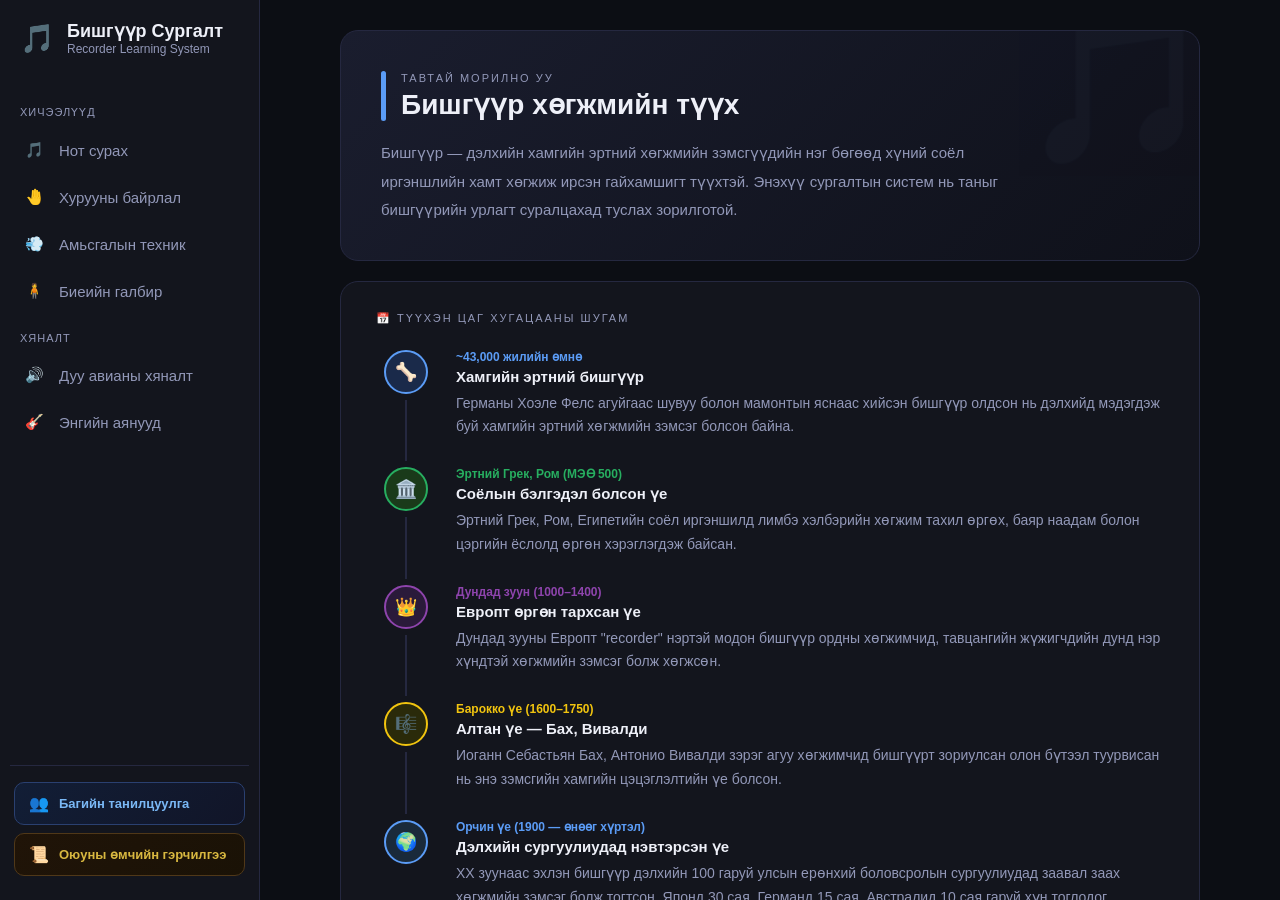
<file: wwwroot/Index.html>
﻿<!DOCTYPE html>
<html lang="mn">
<head>
    <meta charset="UTF-8" />
    <meta name="viewport" content="width=device-width, initial-scale=1.0" />
    <title>Бишгүүр Сургалт</title>
    <style>
        :root {
            --bg:  #0c0e14;
            --s1:  #13151d;
            --s2:  #191c28;
            --s3:  #1f2235;
            --bd:  #252840;
            --ac:  #5b9cf6;
            --tx:  #eef0f8;
            --tx2: #9298b8;
        }

        * { box-sizing: border-box; margin: 0; padding: 0; }

        body, html {
            background: var(--bg);
            color: var(--tx);
            font-family: 'Segoe UI', Tahoma, Geneva, Verdana, sans-serif;
            height: 100vh;
            overflow: hidden;
        }

        .app-wrapper { display: flex; height: 100vh; }

        /* ── Sidebar ── */
        .sidebar {
            width: 260px;
            background: var(--s1);
            border-right: 1px solid var(--bd);
            display: flex;
            flex-direction: column;
            padding: 20px 10px;
            flex-shrink: 0;
            overflow-y: auto;
        }
        .sidebar::-webkit-scrollbar { width: 4px; }
        .sidebar::-webkit-scrollbar-thumb { background: var(--bd); border-radius: 3px; }

        .sidebar-header {
            display: flex; align-items: center; gap: 12px;
            padding: 0 10px 30px;
        }
        .app-logo    { font-size: 28px; }
        .app-title   { font-weight: 700; font-size: 18px; color: var(--tx); }
        .app-subtitle{ font-size: 12px; color: var(--tx2); }

        .sidebar-label {
            font-size: 11px; text-transform: uppercase;
            letter-spacing: 1px; color: var(--tx2);
            margin: 20px 0 10px 10px;
        }

        .nav-menu { display: flex; flex-direction: column; gap: 5px; }

        .nav-btn {
            display: flex; align-items: center; gap: 15px;
            padding: 12px 15px;
            background: transparent; border: none;
            color: var(--tx2); border-radius: 10px;
            cursor: pointer; text-align: left;
            transition: 0.2s; font-size: 15px; width: 100%;
        }
        .nav-btn:hover  { background: var(--s2); color: var(--tx); }
        .nav-btn.active {
            background: var(--s3); color: var(--ac);
            border: 1px solid var(--bd);
        }

        /* ══════ ШИНЭ — Багийн танилцуулга & Гэрчилгээ товчнууд ══════ */
        .sb-special {
            margin-top: auto;
            padding: 16px 4px 4px;
            border-top: 1px solid var(--bd);
            display: flex;
            flex-direction: column;
            gap: 8px;
        }
        .sb-special-btn {
            display: flex;
            align-items: center;
            gap: 10px;
            width: 100%;
            padding: 11px 14px;
            border-radius: 10px;
            border: 1px solid #2a4070;
            background: linear-gradient(135deg, #121e36, #111528);
            color: #7ab8f5;
            font-size: 13px;
            font-weight: 600;
            font-family: inherit;
            cursor: pointer;
            text-align: left;
            transition: all .2s;
        }
        .sb-special-btn:hover {
            background: linear-gradient(135deg, #1a3060, #181d40);
            border-color: #4a90d9;
            color: #9ac8f8;
            transform: translateX(2px);
        }
        .sb-special-btn.gold {
            border-color: #503818;
            background: linear-gradient(135deg, #201408, #1a1206);
            color: #d8b840;
        }
        .sb-special-btn.gold:hover {
            background: linear-gradient(135deg, #2e1e0c, #22180a);
            border-color: #c09828;
            color: #f0d060;
        }

        /* ══════ MODAL ══════ */
        .lm-overlay {
            display: none;
            position: fixed;
            inset: 0;
            background: rgba(0,0,0,.78);
            backdrop-filter: blur(8px);
            z-index: 9999;
            align-items: center;
            justify-content: center;
            padding: 1rem;
            animation: fadeIn .2s ease;
        }
        .lm-overlay.open { display: flex; }
        @keyframes fadeIn {
            from { opacity: 0; }
            to   { opacity: 1; }
        }

        .lm-box {
            background: #0f111a;
            border: 1px solid #272a3e;
            border-radius: 18px;
            width: 100%;
            max-width: 720px;
            max-height: 90vh;
            overflow: hidden;
            display: flex;
            flex-direction: column;
            box-shadow: 0 28px 70px rgba(0,0,0,.75);
            animation: slideUp .3s cubic-bezier(.34,1.56,.64,1);
        }
        @keyframes slideUp {
            from { transform: translateY(20px); opacity: 0; }
            to   { transform: translateY(0); opacity: 1; }
        }

        .lm-header {
            padding: 18px 24px;
            border-bottom: 1px solid #1a1c2c;
            display: flex;
            align-items: flex-start;
            justify-content: space-between;
            gap: 14px;
            flex-shrink: 0;
        }
        .lm-badge {
            font-size: 9px; font-weight: 700; letter-spacing: .1em;
            text-transform: uppercase; padding: 3px 9px; border-radius: 5px;
            display: inline-block; margin-bottom: 6px;
        }
        .lm-badge.blue { background: #0a1828; color: #4a90d9; border: 1px solid #1a3050; }
        .lm-badge.gold { background: #1a1006; color: #c89828; border: 1px solid #302010; }
        .lm-title { font-size: 20px; font-weight: 700; line-height: 1.2; }
        .lm-close {
            width: 32px; height: 32px; border-radius: 8px;
            border: 1px solid #20222e; background: #13151e;
            color: #888; font-size: 16px; cursor: pointer;
            display: flex; align-items: center; justify-content: center;
            flex-shrink: 0;
            transition: .15s;
        }
        .lm-close:hover { background: #1c1e2c; color: #e0e0e8; transform: rotate(90deg); }

        .lm-body {
            padding: 20px 24px 24px;
            overflow-y: auto;
            flex: 1;
        }
        .lm-body::-webkit-scrollbar { width: 5px; }
        .lm-body::-webkit-scrollbar-thumb { background: #252838; border-radius: 3px; }

        /* ── ТЕАМ ── */
        .team-hero {
            display: flex; align-items: center; gap: 14px;
            padding: 14px 16px; margin-bottom: 14px;
            background: linear-gradient(135deg, #080d1a, #0c1120);
            border-radius: 12px; border: 1px solid #151e36;
        }
        .team-hero-icon { font-size: 36px; flex-shrink: 0; }
        .team-hero-name { font-size: 16px; font-weight: 700; color: #7ab8f5; }
        .team-hero-sub  { font-size: 11px; color: #5a6080; margin-top: 3px; }
        .team-count-pill {
            display: inline-flex; align-items: center; gap: 4px;
            background: #0a1828; border: 1px solid #1a3050; border-radius: 20px;
            padding: 3px 10px; font-size: 11px; color: #4a90d9; margin-top: 6px;
        }

        .search-wrap { position: relative; margin-bottom: 12px; }
        .search-input {
            width: 100%; padding: 9px 12px 9px 36px;
            background: #080a10; border: 1px solid #1e2030;
            border-radius: 9px; color: #d8d8e8;
            font-size: 13px; font-family: inherit; outline: none;
            transition: border-color .15s;
        }
        .search-input:focus { border-color: #3a70b0; }
        .search-input::placeholder { color: #444; }
        .search-icon {
            position: absolute; left: 12px; top: 50%;
            transform: translateY(-50%); font-size: 13px; pointer-events: none;
            color: #555;
        }

        .team-table-wrap {
            border-radius: 10px;
            border: 1px solid #181a26;
            background: #0a0c14;
        }
        .team-table { width: 100%; border-collapse: collapse; }
        .team-table thead { background: #0c0e16; }
        .team-table th {
            padding: 10px 12px; font-size: 10px; font-weight: 700;
            letter-spacing: .08em; text-transform: uppercase;
            color: #5a6080; text-align: left;
            border-bottom: 1px solid #1a1c28;
            position: sticky; top: 0;
            background: #0c0e16;
        }
        .team-table th:first-child { width: 36px; text-align: center; }
        .t-row { border-bottom: 1px solid #0e1018; transition: background .12s; }
        .t-row:last-child { border-bottom: none; }
        .t-row:hover { background: #111320; }
        .t-row td { padding: 10px 12px; font-size: 13px; vertical-align: middle; }
        .t-row td:first-child { text-align: center; }
        .t-num {
            font-size: 10px; color: #3a3c50; font-family: monospace;
            background: #0c0e16; border-radius: 4px; padding: 2px 6px;
        }
        .t-avatar {
            width: 28px; height: 28px; border-radius: 50%;
            display: inline-flex; align-items: center; justify-content: center;
            font-size: 11px; font-weight: 700; flex-shrink: 0;
        }
        .t-name { font-weight: 600; color: #ccccd8; display: flex; align-items: center; gap: 8px; }
        .t-school { color: #5a6a8a; font-size: 12px; }
        .t-subject {
            display: inline-block; padding: 3px 9px; border-radius: 5px;
            font-size: 11px; font-weight: 600;
        }
        .t-no-result { text-align: center; padding: 30px; color: #3a3c50; font-size: 13px; }

        /* ── ГЭРЧИЛГЭЭ ── */
        .cert-card {
            background: linear-gradient(160deg, #0e0c06, #14100a, #0e0c06);
            border: 2px solid #32240a;
            border-radius: 14px; padding: 24px;
            position: relative; overflow: hidden;
        }
        .cert-card::before {
            content: '';
            position: absolute; top: -50px; right: -50px;
            width: 180px; height: 180px;
            background: radial-gradient(circle, rgba(200,152,40,.12), transparent 70%);
            pointer-events: none;
        }
        .cert-seal {
            position: absolute; top: 18px; right: 20px;
            font-size: 36px; opacity: .55;
        }
        .cert-tag {
            font-size: 10px; font-weight: 700; letter-spacing: .14em;
            color: #c09828; text-transform: uppercase; margin-bottom: 10px;
        }
        .cert-school-name {
            font-size: 26px; font-weight: 800; color: #f0c840;
            letter-spacing: .04em; margin-bottom: 4px;
        }
        .cert-school-full { font-size: 12px; color: #907020; margin-bottom: 14px; }
        .cert-divider {
            height: 1px;
            background: linear-gradient(90deg, transparent, #302010, transparent);
            margin: 14px 0;
        }
        .cert-body {
            background: linear-gradient(135deg, #1a1206, #120e04);
            border: 1px solid #4a3010;
            border-radius: 12px; padding: 16px 18px;
            margin: 12px 0;
        }
        .cert-body-title {
            font-size: 11px; font-weight: 700; letter-spacing: .08em;
            color: #d0a030; text-transform: uppercase; margin-bottom: 10px;
            display: flex; align-items: center; gap: 6px;
        }
        .cert-body-text {
            font-size: 14px; color: #e8c060; line-height: 1.7;
            font-weight: 600;
        }
        .cert-info-grid {
            display: grid; grid-template-columns: 1fr 1fr; gap: 10px;
            margin-top: 14px;
        }
        .cert-info-item {
            background: rgba(255,255,255,.025);
            border: 1px solid #2a1c08;
            border-radius: 8px; padding: 10px 12px;
        }
        .cert-info-label {
            font-size: 9px; letter-spacing: .1em; color: #604818;
            text-transform: uppercase; margin-bottom: 4px;
        }
        .cert-info-value { font-size: 12px; color: #c09828; font-weight: 600; }
        .cert-footer {
            text-align: center; padding: 10px 14px; margin-top: 16px;
            background: #080602; border-radius: 8px;
            border: 1px solid #28180a;
            font-size: 10px; color: #604818;
        }

        /* ── Үндсэн агуулга ── */
        .main-content {
            flex: 1; overflow-y: auto; padding: 30px;
        }

        .content-card {
            background: var(--s1);
            border: 1px solid var(--bd);
            border-radius: 16px;
            padding: 30px;
            max-width: 900px;
            margin: 0 auto;
        }

        /* Scrollbar */
        ::-webkit-scrollbar { width: 4px; height: 4px; }
        ::-webkit-scrollbar-track { background: transparent; }
        ::-webkit-scrollbar-thumb { background: var(--bd); border-radius: 3px; }
    </style>
</head>
<body>

<div class="app-wrapper">

    <!-- ══════════ SIDEBAR ══════════ -->
    <div class="sidebar">
        <div class="sidebar-header">
            <div class="app-logo">🎵</div>
            <div>
                <div class="app-title">Бишгүүр Сургалт</div>
                <div class="app-subtitle">Recorder Learning System</div>
            </div>
        </div>

        <div class="sidebar-label">ХИЧЭЭЛҮҮД</div>
        <div class="nav-menu">
            <button class="nav-btn" onclick="loadLesson('notes', this)">
                <span>🎵</span> Нот сурах
            </button>
            <button class="nav-btn" onclick="loadLesson('fingering', this)">
                <span>🤚</span> Хурууны байрлал
            </button>
            <button class="nav-btn" onclick="loadLesson('breathing', this)">
                <span>💨</span> Амьсгалын техник
            </button>
            <button class="nav-btn" onclick="loadLesson('posture', this)">
                <span>🧍</span> Биеийн галбир
            </button>
        </div>

        <div class="sidebar-label">ХЯНАЛТ</div>
        <div class="nav-menu">
            <button class="nav-btn" onclick="loadLesson('sound', this)">
                <span>🔊</span> Дуу авианы хяналт
            </button>
            <button class="nav-btn" onclick="loadLesson('songs', this)">
                <span>🎸</span> Энгийн аянууд
            </button>
        </div>

        <!-- ══════════ ШИНЭ — Багийн танилцуулга & Гэрчилгээ ══════════ -->
        <div class="sb-special">
            <button type="button" class="sb-special-btn" onclick="openTeamModal()">
                <span style="font-size:16px;">👥</span> Багийн танилцуулга
            </button>
            <button type="button" class="sb-special-btn gold" onclick="openCertModal()">
                <span style="font-size:16px;">📜</span> Оюуны өмчийн гэрчилгээ
            </button>
        </div>

    </div>

    <!-- ══════════ ҮНДСЭН АГУУЛГА ══════════ -->
    <div class="main-content" id="main-wrapper">
        <div id="main-container">

            <!-- ══════ НҮҮР ХУУДАС — БИШГҮҮРИЙН ТҮҮХ ══════ -->
            <div style="display:flex; flex-direction:column; gap:20px; max-width:860px; margin:0 auto;">

                <!-- Hero хэсэг -->
                <div style="background: linear-gradient(135deg, #1a1d2e 0%, #0f111a 100%);
                            border: 1px solid var(--bd); border-radius: 18px;
                            padding: 40px 40px 35px; position: relative; overflow: hidden;">
                    <div style="position:absolute; top:-30px; right:-20px;
                                font-size:160px; opacity:0.06; line-height:1;">🎵</div>
                    <div style="display:flex; align-items:center; gap:15px; margin-bottom:18px;">
                        <div style="width:5px; height:50px; background:var(--ac); border-radius:3px;"></div>
                        <div>
                            <div style="font-size:11px; letter-spacing:2px;
                                        color:var(--tx2); text-transform:uppercase;">
                                Тавтай морилно уу
                            </div>
                            <h1 style="font-size:28px; color:var(--tx); margin-top:4px;">
                                Бишгүүр хөгжмийн түүх
                            </h1>
                        </div>
                    </div>
                    <p style="color:var(--tx2); font-size:15px; line-height:1.9; max-width:640px;">
                        Бишгүүр — дэлхийн хамгийн эртний хөгжмийн зэмсгүүдийн нэг бөгөөд
                        хүний соёл иргэншлийн хамт хөгжиж ирсэн гайхамшигт түүхтэй.
                        Энэхүү сургалтын систем нь таныг бишгүүрийн урлагт суралцахад
                        туслах зорилготой.
                    </p>
                </div>

                <!-- Цаг хугацааны шугам -->
                <div style="background:var(--s1); border:1px solid var(--bd);
                            border-radius:18px; padding:30px 35px;">
                    <div style="font-size:11px; letter-spacing:2px; color:var(--tx2);
                                text-transform:uppercase; margin-bottom:25px;">
                        📅 Түүхэн цаг хугацааны шугам
                    </div>

                    <div style="display:flex; flex-direction:column; gap:0;">

                        <div style="display:flex; gap:20px; align-items:stretch;">
                            <div style="display:flex; flex-direction:column; align-items:center; min-width:60px;">
                                <div style="width:44px; height:44px; border-radius:50%;
                                            background:#1a2a4a; border:2px solid var(--ac);
                                            display:flex; align-items:center; justify-content:center;
                                            font-size:18px; flex-shrink:0;">🦴</div>
                                <div style="width:2px; flex:1; background:var(--bd);
                                            margin:6px 0; min-height:30px;"></div>
                            </div>
                            <div style="padding-bottom:28px;">
                                <div style="font-size:12px; color:var(--ac); font-weight:600; margin-bottom:4px;">~43,000 жилийн өмнө</div>
                                <div style="font-size:15px; font-weight:700; color:var(--tx); margin-bottom:6px;">Хамгийн эртний бишгүүр</div>
                                <div style="font-size:14px; color:var(--tx2); line-height:1.7;">Германы Хоэле Фелс агуйгаас шувуу болон мамонтын яснаас хийсэн бишгүүр олдсон нь дэлхийд мэдэгдэж буй хамгийн эртний хөгжмийн зэмсэг болсон байна.</div>
                            </div>
                        </div>

                        <div style="display:flex; gap:20px; align-items:stretch;">
                            <div style="display:flex; flex-direction:column; align-items:center; min-width:60px;">
                                <div style="width:44px; height:44px; border-radius:50%;
                                            background:#1a3a1a; border:2px solid #27ae60;
                                            display:flex; align-items:center; justify-content:center;
                                            font-size:18px; flex-shrink:0;">🏛️</div>
                                <div style="width:2px; flex:1; background:var(--bd); margin:6px 0; min-height:30px;"></div>
                            </div>
                            <div style="padding-bottom:28px;">
                                <div style="font-size:12px; color:#27ae60; font-weight:600; margin-bottom:4px;">Эртний Грек, Ром (МЭӨ 500)</div>
                                <div style="font-size:15px; font-weight:700; color:var(--tx); margin-bottom:6px;">Соёлын бэлгэдэл болсон үе</div>
                                <div style="font-size:14px; color:var(--tx2); line-height:1.7;">Эртний Грек, Ром, Египетийн соёл иргэншилд лимбэ хэлбэрийн хөгжим тахил өргөх, баяр наадам болон цэргийн ёслолд өргөн хэрэглэгдэж байсан.</div>
                            </div>
                        </div>

                        <div style="display:flex; gap:20px; align-items:stretch;">
                            <div style="display:flex; flex-direction:column; align-items:center; min-width:60px;">
                                <div style="width:44px; height:44px; border-radius:50%;
                                            background:#2a1a3a; border:2px solid #8e44ad;
                                            display:flex; align-items:center; justify-content:center;
                                            font-size:18px; flex-shrink:0;">👑</div>
                                <div style="width:2px; flex:1; background:var(--bd); margin:6px 0; min-height:30px;"></div>
                            </div>
                            <div style="padding-bottom:28px;">
                                <div style="font-size:12px; color:#8e44ad; font-weight:600; margin-bottom:4px;">Дундад зуун (1000–1400)</div>
                                <div style="font-size:15px; font-weight:700; color:var(--tx); margin-bottom:6px;">Европт өргөн тархсан үе</div>
                                <div style="font-size:14px; color:var(--tx2); line-height:1.7;">Дундад зууны Европт "recorder" нэртэй модон бишгүүр ордны хөгжимчид, тавцангийн жүжигчдийн дунд нэр хүндтэй хөгжмийн зэмсэг болж хөгжсөн.</div>
                            </div>
                        </div>

                        <div style="display:flex; gap:20px; align-items:stretch;">
                            <div style="display:flex; flex-direction:column; align-items:center; min-width:60px;">
                                <div style="width:44px; height:44px; border-radius:50%;
                                            background:#2a2a0a; border:2px solid #f1c40f;
                                            display:flex; align-items:center; justify-content:center;
                                            font-size:18px; flex-shrink:0;">🎼</div>
                                <div style="width:2px; flex:1; background:var(--bd); margin:6px 0; min-height:30px;"></div>
                            </div>
                            <div style="padding-bottom:28px;">
                                <div style="font-size:12px; color:#f1c40f; font-weight:600; margin-bottom:4px;">Барокко үе (1600–1750)</div>
                                <div style="font-size:15px; font-weight:700; color:var(--tx); margin-bottom:6px;">Алтан үе — Бах, Вивалди</div>
                                <div style="font-size:14px; color:var(--tx2); line-height:1.7;">Иоганн Себастьян Бах, Антонио Вивалди зэрэг агуу хөгжимчид бишгүүрт зориулсан олон бүтээл туурвисан нь энэ зэмсгийн хамгийн цэцэглэлтийн үе болсон.</div>
                            </div>
                        </div>

                        <div style="display:flex; gap:20px; align-items:stretch;">
                            <div style="display:flex; flex-direction:column; align-items:center; min-width:60px;">
                                <div style="width:44px; height:44px; border-radius:50%;
                                            background:#1a2a3a; border:2px solid var(--ac);
                                            display:flex; align-items:center; justify-content:center;
                                            font-size:18px; flex-shrink:0;">🌍</div>
                            </div>
                            <div style="padding-bottom:10px;">
                                <div style="font-size:12px; color:var(--ac); font-weight:600; margin-bottom:4px;">Орчин үе (1900 — өнөөг хүртэл)</div>
                                <div style="font-size:15px; font-weight:700; color:var(--tx); margin-bottom:6px;">Дэлхийн сургуулиудад нэвтэрсэн үе</div>
                                <div style="font-size:14px; color:var(--tx2); line-height:1.7;">XX зуунаас эхлэн бишгүүр дэлхийн 100 гаруй улсын ерөнхий боловсролын сургуулиудад заавал заах хөгжмийн зэмсэг болж тогтсон. Японд 30 сая, Германд 15 сая, Австралид 10 сая гаруй хүн тоглодог.</div>
                            </div>
                        </div>

                    </div>
                </div>

                <!-- Статистик карт -->
                <div style="display:grid; grid-template-columns:repeat(3,1fr); gap:15px;">
                    <div style="background:var(--s1); border:1px solid var(--bd); border-radius:14px; padding:22px; text-align:center;">
                        <div style="font-size:36px; font-weight:900; color:var(--ac); line-height:1;">43,000+</div>
                        <div style="font-size:13px; color:var(--tx2); margin-top:6px;">жилийн түүхтэй</div>
                    </div>
                    <div style="background:var(--s1); border:1px solid var(--bd); border-radius:14px; padding:22px; text-align:center;">
                        <div style="font-size:36px; font-weight:900; color:#27ae60; line-height:1;">100+</div>
                        <div style="font-size:13px; color:var(--tx2); margin-top:6px;">улсад заагддаг</div>
                    </div>
                    <div style="background:var(--s1); border:1px solid var(--bd); border-radius:14px; padding:22px; text-align:center;">
                        <div style="font-size:36px; font-weight:900; color:#f1c40f; line-height:1;">50M+</div>
                        <div style="font-size:13px; color:var(--tx2); margin-top:6px;">тоглогч дэлхий даяар</div>
                    </div>
                </div>

                <!-- Яагаад бишгүүр сурах вэ -->
                <div style="background:var(--s1); border:1px solid var(--bd); border-radius:18px; padding:30px 35px; margin-bottom:30px;">
                    <div style="font-size:11px; letter-spacing:2px; color:var(--tx2); text-transform:uppercase; margin-bottom:20px;">🎯 Яагаад бишгүүр сурах вэ?</div>
                    <div style="display:grid; grid-template-columns:1fr 1fr; gap:14px;">
                        <div style="display:flex; gap:14px; align-items:flex-start; background:var(--s2); border-radius:12px; padding:16px;">
                            <div style="font-size:24px;">🧠</div>
                            <div>
                                <div style="font-size:14px; font-weight:700; color:var(--tx); margin-bottom:4px;">Тархины хөгжил</div>
                                <div style="font-size:13px; color:var(--tx2); line-height:1.6;">Хөгжим тоглох нь тархины хоёр хагасыг зэрэг ажиллуулж, санах ой болон анхаарлыг сайжруулдаг.</div>
                            </div>
                        </div>
                        <div style="display:flex; gap:14px; align-items:flex-start; background:var(--s2); border-radius:12px; padding:16px;">
                            <div style="font-size:24px;">💨</div>
                            <div>
                                <div style="font-size:14px; font-weight:700; color:var(--tx); margin-bottom:4px;">Амьсгалын чадвар</div>
                                <div style="font-size:13px; color:var(--tx2); line-height:1.6;">Бишгүүр үлээх нь уушгины багтаамжийг нэмэгдүүлж, амьсгалын зөв техникийг сургадаг.</div>
                            </div>
                        </div>
                        <div style="display:flex; gap:14px; align-items:flex-start; background:var(--s2); border-radius:12px; padding:16px;">
                            <div style="font-size:24px;">👐</div>
                            <div>
                                <div style="font-size:14px; font-weight:700; color:var(--tx); margin-bottom:4px;">Хурууны нарийн моторик</div>
                                <div style="font-size:13px; color:var(--tx2); line-height:1.6;">Хурууны нарийн хөдөлгөөн нь гарын булчин болон мэдрэлийг хөгжүүлдэг.</div>
                            </div>
                        </div>
                        <div style="display:flex; gap:14px; align-items:flex-start; background:var(--s2); border-radius:12px; padding:16px;">
                            <div style="font-size:24px;">🎒</div>
                            <div>
                                <div style="font-size:14px; font-weight:700; color:var(--tx); margin-bottom:4px;">Хялбар эхлэлийн зэмсэг</div>
                                <div style="font-size:13px; color:var(--tx2); line-height:1.6;">Бусад хөгжмийн зэмсгийн суурь болдог тул хөгжмийн боловсролд хамгийн тохиромжтой эхлэл.</div>
                            </div>
                        </div>
                    </div>
                </div>

            </div>
            <!-- ══════ НҮҮР ХУУДАС ТӨГСГӨЛ ══════ -->

        </div>
    </div>

</div>

<!-- ══════════ MODAL 1: БАГИЙН ТАНИЛЦУУЛГА ══════════ -->
<div class="lm-overlay" id="modal-team" onclick="if(event.target===this)closeTeamModal()">
    <div class="lm-box">
        <div class="lm-header">
            <div>
                <div class="lm-badge blue">👥 БИШГҮҮР СУРГАЛТЫН СИСТЕМ</div>
                <div class="lm-title" style="color:#7ab8f5">Багийн танилцуулга</div>
            </div>
            <button class="lm-close" onclick="closeTeamModal()">✕</button>
        </div>
        <div class="lm-body">
            <div class="team-hero">
                <div class="team-hero-icon">🏫</div>
                <div>
                    <div class="team-hero-name">БИШГҮҮР СУРГАЛТЫН СИСТЕМ</div>
                    <div class="team-hero-sub">Recorder Learning System · Багийн гишүүд</div>
                    <div class="team-count-pill">👩‍🏫 <span id="team-count-lbl">26</span> багш</div>
                </div>
            </div>
            <div class="search-wrap">
                <span class="search-icon">🔍</span>
                <input class="search-input" id="team-search-inp" type="text"
                       placeholder="Нэр, сургууль, хичээлээр хайх..."
                       oninput="renderTeamTable(this.value)">
            </div>
            <div class="team-table-wrap">
                <table class="team-table">
                    <thead>
                        <tr>
                            <th>#</th>
                            <th>Багшийн нэр</th>
                            <th>Сургууль / байгууллага</th>
                            <th>Хичээл</th>
                        </tr>
                    </thead>
                    <tbody id="team-tbody"></tbody>
                </table>
            </div>
        </div>
    </div>
</div>

<!-- ══════════ MODAL 2: ОЮУНЫ ӨМЧИЙН ГЭРЧИЛГЭЭ ══════════ -->
<div class="lm-overlay" id="modal-cert" onclick="if(event.target===this)closeCertModal()">
    <div class="lm-box" style="max-width:560px;">
        <div class="lm-header">
            <div>
                <div class="lm-badge gold">📜 ОЮУНЫ ӨМЧИЙН ГЭРЧИЛГЭЭ</div>
                <div class="lm-title" style="color:#e8c040">Бишгүүр Сургалтын Систем</div>
            </div>
            <button class="lm-close" onclick="closeCertModal()">✕</button>
        </div>
        <div class="lm-body">
            <div class="cert-card">
                <div class="cert-seal">🏅</div>
                <div class="cert-tag">📌 Бүтээгч баг</div>
                <div class="cert-school-name">БАГАТЭНГЭР</div>
                <div class="cert-school-full">Олон улсын сургууль</div>

                <div class="cert-divider"></div>

                <div class="cert-body">
                    <div class="cert-body-title">
                        💻 Багийн нэр
                    </div>
                    <div class="cert-body-text">
                        Багатэнгэр ОУ сургуулийн<br>
                        Мэдээлэл технологийн баг
                    </div>
                </div>

                <div class="cert-info-grid">
                    <div class="cert-info-item">
                        <div class="cert-info-label">📅 Огноо</div>
                        <div class="cert-info-value">2025 он</div>
                    </div>
                    <div class="cert-info-item">
                        <div class="cert-info-label">🎵 Бүтээгдэхүүн</div>
                        <div class="cert-info-value">Бишгүүр Сургалт</div>
                    </div>
                    <div class="cert-info-item">
                        <div class="cert-info-label">⚙️ Технологи</div>
                        <div class="cert-info-value">HTML5 / JavaScript</div>
                    </div>
                    <div class="cert-info-item">
                        <div class="cert-info-label">🏆 Эрх</div>
                        <div class="cert-info-value">Хамгаалагдсан</div>
                    </div>
                </div>

                <div class="cert-footer">
                    © 2025 БАГАТЭНГЭР ОУ СУРГУУЛЬ · Бүх эрх хуулиар хамгаалагдсан
                </div>
            </div>
        </div>
    </div>
</div>

<script>
    /* ══════════════════════════════════════
       БАГИЙН ӨГӨГДӨЛ — 26 багш
    ══════════════════════════════════════ */
    const TEAM = [
        { name:'Баасанжав Цэдмаа',              school:'Ирээдүй',                                              subject:'Англи хэл' },
        { name:'Махвал Золжаргал',              school:'Нийслэлийн нэгдүгээр сургууль',                       subject:'Газарзүйн багш' },
        { name:'Дамдинбазар Цэрэннамжил',       school:'Ивээлийн найзууд цэцэрлэг',                           subject:'Монгол хэлний багш' },
        { name:'Мөнхтөр Отгончимэг',            school:'—',                                                    subject:'Сургуулийн өмнөх боловсролын багш' },
        { name:'Шура Болормаа',                 school:'Ерөнхий Боловсролын Номын ёс сургууль',                subject:'Мэдээллийн технологи' },
        { name:'Г. Отгонтуяа',                  school:'62-р сургууль',                                        subject:'Дүрслэх урлаг' },
        { name:'Гансүх Батгэрэл',               school:'Номын ёс сургууль',                                    subject:'Солонгос хэлний багш' },
        { name:'Б. Дайрий',                     school:'НЕБ-ын Ирээдүй сургууль',                             subject:'Нийгмийн ухааны багш' },
        { name:'Аюушжав овогтой Алтанцэцэг',    school:'НЕБ-ын Эрдмийн Өргөө сургууль',                       subject:'Бага ангийн багш' },
        { name:'Мөнхбаатарын Нандин-Эрдэнэ',    school:'НЕБ-ын 45-р сургууль',                                 subject:'Дизайн технологи' },
        { name:'Дарамбазар Сугармаа',           school:'11-р сургууль',                                        subject:'Биологи' },
        { name:'Пүрвээ Үнэнбат',                school:'"Үр-Эрдэнэ" өдөр өнжүүлэх төв',                       subject:'Бага боловсролын багш' },
        { name:'Балжинням Баттуяа',             school:'Нийслэлийн ерөнхий боловсролын "Ирээдүй" сургууль',    subject:'Бага ангийн багш' },
        { name:'Амар овогтой Цэндбаатар',       school:'Цэлмэг Дижитал интернэйшнл сургууль',                  subject:'График дизайн' },
        { name:'Баатар Армунаа',                school:'Шинэ эхлэл олон улсын хөтөлбөрийн сургууль',           subject:'Математикийн багш' },
        { name:'Дүвчиндорж Оюунчимэг',          school:'—',                                                    subject:'Англи хэл' },
        { name:'Отгоны Мөнхцэцэг',              school:'НЕБ-ын 63 дугаар сургууль',                            subject:'Тусгай хэрэгцээт боловсрол' },
        { name:'Батнямын Даваажаргал',          school:'НЕБ-ийн "Хөгжил" сургууль',                            subject:'Англи хэлний багш' },
        { name:'Дэмбэрэлбаясгалан Дэлгэрмаа',   school:'25-р сургууль',                                        subject:'Түүх, тусгай хэрэгцээт боловсролын багш' },
        { name:'Ганмягмар овогтой Дөлгөөнсувд', school:'ШУТИС',                                                subject:'Мэдээлэл холбооны сүлжээний инжнерчлэл' },
        { name:'Дэлгэрийн Амармэнд',            school:'52-р сургууль',                                        subject:'Мэдээллийн технологийн багш' },
        { name:'Аръяа Болортуяа',               school:'31-р сургууль',                                        subject:'Мэдээлэл технологийн багш' },
        { name:'Б. Долгорсүрэн',                school:'Ирээдүй',                                              subject:'Бага ангийн багш' },
        { name:'Рагчаагийн Бигэрмаа',           school:'ШУТИС, Гадаад хэлний сургууль, Ази судлалын тэнхим',   subject:'Монгол хэл, уран зохиолын багш' },
        { name:'Намшир Ариунзаяа',              school:'11-р сургууль',                                        subject:'Дүрслэх урлаг дизайн технологийн багш' },
        { name:'Наранцэцэг Шинэбаяр',           school:'16-р сургууль',                                        subject:'Дизайн технологи багш' },
    ];

    const AV_COLORS = ['#4a90d9','#3dbe6a','#9a70d9','#d060a0','#d0a030','#e07050','#3dc8b0','#5090e0','#c050c0','#50c080','#d97070','#7090e0'];

    /* Хичээлийн төрөлд харгалзах өнгөний загвар */
    function subjectStyle(s) {
        if (s.includes('МТ') || s.includes('Мэдээл') || s.includes('инжнер'))
            return 'background:#081424;color:#4890d8;border:1px solid #102040';
        if (s.includes('Дизайн') || s.includes('График') || s.includes('Дүрслэх'))
            return 'background:#14082a;color:#9060d0;border:1px solid #201040';
        if (s.includes('Англи'))
            return 'background:#081a1a;color:#30b0a0;border:1px solid #0e2828';
        if (s.includes('Монгол') || s.includes('уран'))
            return 'background:#081a10;color:#30a860;border:1px solid #0e2818';
        if (s.includes('Биологи'))
            return 'background:#081808;color:#40a840;border:1px solid #0e2810';
        if (s.includes('Бага') || s.includes('өмнөх'))
            return 'background:#1a1808;color:#c0a020;border:1px solid #282408';
        if (s.includes('Математик'))
            return 'background:#081428;color:#4080d0;border:1px solid #102038';
        if (s.includes('Түүх') || s.includes('Нийгмийн'))
            return 'background:#181408;color:#b08020;border:1px solid #281e08';
        if (s.includes('Тусгай'))
            return 'background:#201008;color:#d06820;border:1px solid #301808';
        if (s.includes('Солонгос'))
            return 'background:#180818;color:#d060b0;border:1px solid #280828';
        if (s.includes('Газар'))
            return 'background:#081808;color:#40a840;border:1px solid #0e2810';
        return 'background:#101216;color:#607080;border:1px solid #181e24';
    }

    /* Хүснэгтийг рендерлэх — хайлт хийсэн үед шүүнэ */
    function renderTeamTable(query) {
        query = (query || '').toLowerCase().trim();
        const list = query
            ? TEAM.filter(m =>
                m.name.toLowerCase().includes(query) ||
                m.school.toLowerCase().includes(query) ||
                m.subject.toLowerCase().includes(query))
            : TEAM;

        document.getElementById('team-count-lbl').textContent = list.length;
        const tbody = document.getElementById('team-tbody');
        tbody.innerHTML = '';

        if (!list.length) {
            tbody.innerHTML = '<tr><td colspan="4" class="t-no-result">🔍 Тохирох багш олдсонгүй</td></tr>';
            return;
        }

        list.forEach(m => {
            const realIndex = TEAM.indexOf(m);
            const col = AV_COLORS[realIndex % AV_COLORS.length];
            // Овог үсэгийг арилгаж эхний үсэгийг авах
            const init = m.name.replace(/^[А-ЯӨҮа-яөүA-Z]\.\s*/, '').charAt(0).toUpperCase();

            const tr = document.createElement('tr');
            tr.className = 't-row';
            tr.innerHTML = `
                <td><span class="t-num">${String(realIndex + 1).padStart(2, '0')}</span></td>
                <td>
                    <div class="t-name">
                        <span class="t-avatar" style="background:${col}1e;border:1.5px solid ${col}55;color:${col}">${init}</span>
                        ${m.name}
                    </div>
                </td>
                <td><span class="t-school">${m.school}</span></td>
                <td><span class="t-subject" style="${subjectStyle(m.subject)}">${m.subject}</span></td>
            `;
            tbody.appendChild(tr);
        });
    }

    /* Modal нээх / хаах */
    function openTeamModal() {
        renderTeamTable('');
        document.getElementById('team-search-inp').value = '';
        document.getElementById('modal-team').classList.add('open');
        document.body.style.overflow = 'hidden';
        setTimeout(() => document.getElementById('team-search-inp').focus(), 280);
    }
    function closeTeamModal() {
        document.getElementById('modal-team').classList.remove('open');
        document.body.style.overflow = '';
    }
    function openCertModal() {
        document.getElementById('modal-cert').classList.add('open');
        document.body.style.overflow = 'hidden';
    }
    function closeCertModal() {
        document.getElementById('modal-cert').classList.remove('open');
        document.body.style.overflow = '';
    }

    /* ESC товчоор хаах */
    document.addEventListener('keydown', e => {
        if (e.key === 'Escape') {
            closeTeamModal();
            closeCertModal();
        }
    });

    /* ══════════════════════════════════════
       ХИЧЭЭЛ АЧААЛАХ
    ══════════════════════════════════════ */
    function loadLesson(lessonType, element) {
        const mainContainer = document.getElementById('main-container');
        const mainWrapper   = document.getElementById('main-wrapper');

        document.querySelectorAll('.nav-btn').forEach(btn => btn.classList.remove('active'));
        if (element) element.classList.add('active');

        if (lessonType === 'notes') {
            mainWrapper.style.padding  = '0';
            mainWrapper.style.overflow = 'hidden';
            mainContainer.innerHTML = `
                <div style="height:100vh; width:100%; overflow:hidden;">
                    <iframe src="/notes_lesson.html"
                            style="width:100%; height:100%; border:none;"
                            allow="autoplay"></iframe>
                </div>`;
        }
        else if (lessonType === 'fingering') {
            mainWrapper.style.padding  = '0';
            mainWrapper.style.overflow = 'hidden';
            mainContainer.innerHTML = `
                <div style="height:100vh; width:100%; overflow:hidden;">
                    <iframe src="/fingering_lesson.html"
                            style="width:100%; height:100%; border:none;"
                            allow="autoplay"></iframe>
                </div>`;
        }
        else if (lessonType === 'posture') {
            mainWrapper.style.padding  = '30px';
            mainWrapper.style.overflow = 'auto';
            mainContainer.innerHTML = `
                <div style="height:calc(100vh - 80px); width:100%; border-radius:16px;
                            overflow:hidden; border:1px solid #252840; background:#000;">
                    <iframe src="/posture_coach.html"
                            style="width:100%; height:100%; border:none;"
                            allow="camera; microphone;"></iframe>
                </div>`;
        }
        else if (lessonType === 'breathing') {
            mainWrapper.style.padding  = '30px';
            mainWrapper.style.overflow = 'auto';
            mainContainer.innerHTML = `
                <div style="height:calc(100vh - 80px); width:100%; border-radius:16px;
                            overflow:hidden; border:1px solid #252840; background:#1a1a2e;">
                    <iframe src="/breathing_lesson.html"
                            style="width:100%; height:100%; border:none;"></iframe>
                </div>`;
        }
        else if (lessonType === 'songs') {
            window.location.href = '/engiin-ayalguu.html';
            return;
        }
        else if (lessonType === 'sound') {
            mainWrapper.style.padding  = '30px';
            mainWrapper.style.overflow = 'auto';
            mainContainer.innerHTML = `
                <div style="height:calc(100vh - 80px); width:100%; border-radius:16px;
                            overflow:hidden; border:1px solid #252840; background:#1a1a2e;">
                    <iframe src="/flute_trainer.html"
                            style="width:100%; height:100%; border:none;"
                            allow="camera; microphone;"></iframe>
                </div>`;
        }
        else {
            mainWrapper.style.padding  = '30px';
            mainWrapper.style.overflow = 'auto';
            mainContainer.innerHTML = `
                <div style="padding:40px; text-align:center; background:var(--s1);
                            border:1px solid var(--bd); border-radius:16px;
                            max-width:900px; margin:0 auto;">
                    <h1 style="color:#fff; font-size:2.5rem;">Хичээл</h1>
                    <p style="color:#9298b8; margin-top:20px; font-size:1.1rem;">
                        Энэхүү хичээлийн агуулга удахгүй орох болно.
                    </p>
                    <div style="margin-top:40px; opacity:0.2; font-size:100px;">📖</div>
                </div>`;
        }
    }
</script>

</body>
</html>
</file>
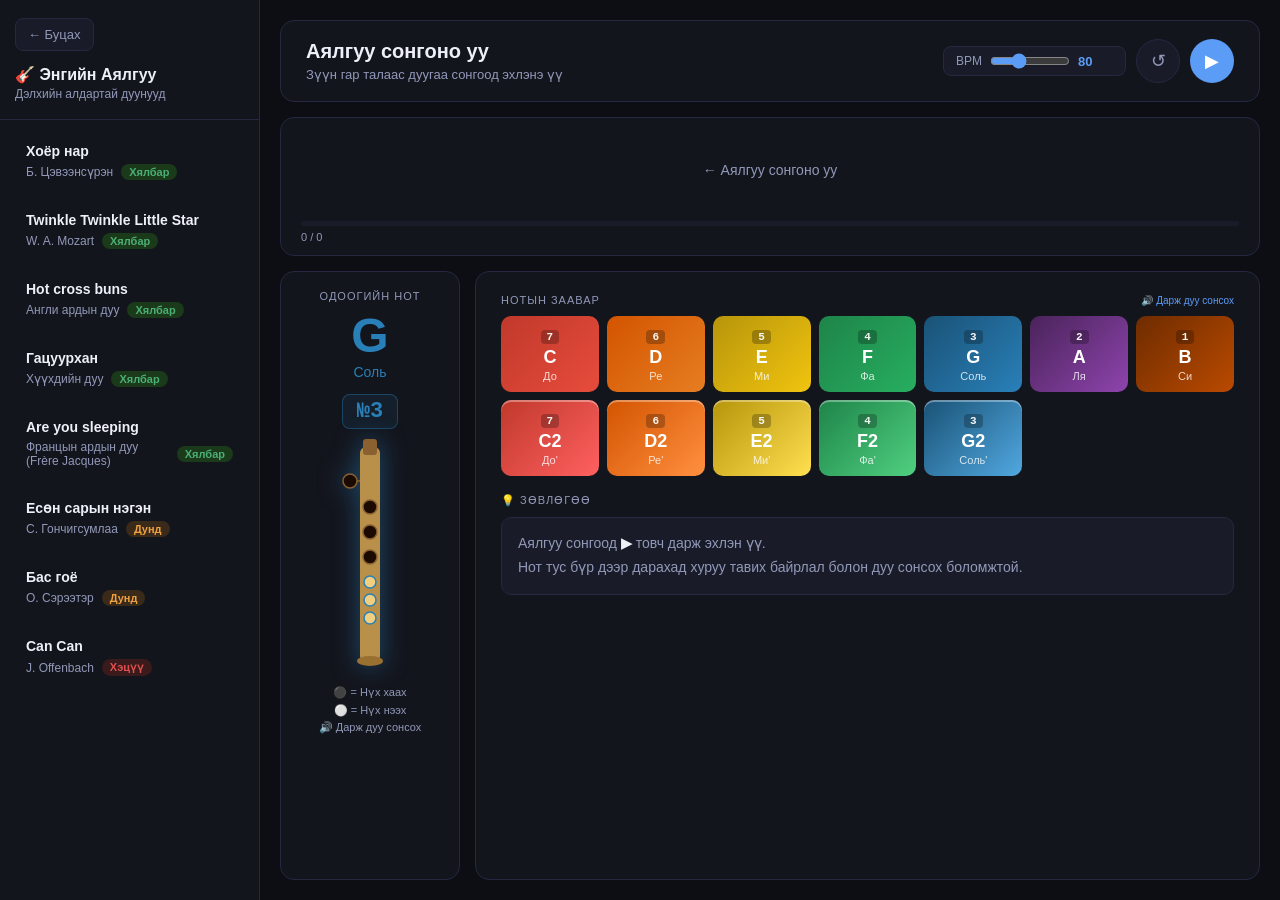
<file: wwwroot/engiin-ayalguu.html>
<!DOCTYPE html>
<html lang="mn">
<head>
    <meta charset="UTF-8"/>
    <meta name="viewport" content="width=device-width, initial-scale=1.0"/>
    <title>Энгийн Аялгуу — Бишгүүр Сургалт</title>
    <style>
        :root {
            --bg:  #0c0e14;
            --s1:  #13151d;
            --s2:  #191c28;
            --s3:  #1f2235;
            --bd:  #252840;
            --ac:  #5b9cf6;
            --tx:  #eef0f8;
            --tx2: #9298b8;
        }
        * { box-sizing: border-box; margin: 0; padding: 0; }
        body, html {
            background: var(--bg);
            color: var(--tx);
            font-family: 'Segoe UI', Tahoma, Geneva, Verdana, sans-serif;
            height: 100vh;
            overflow: hidden;
        }
        .app-wrapper { display: flex; height: 100vh; }

        /* ── Sidebar ── */
        .sidebar {
            width: 260px;
            background: var(--s1);
            border-right: 1px solid var(--bd);
            display: flex;
            flex-direction: column;
            overflow: hidden;
            flex-shrink: 0;
        }
        .sidebar-header {
            padding: 18px 15px;
            border-bottom: 1px solid var(--bd);
        }
        .back-btn {
            display: flex; align-items: center; gap: 8px;
            padding: 8px 12px;
            background: var(--s2);
            border: 1px solid var(--bd);
            color: var(--tx2);
            border-radius: 8px;
            cursor: pointer;
            font-size: 13px;
            text-decoration: none;
            margin-bottom: 14px;
            transition: 0.2s;
            width: fit-content;
        }
        .back-btn:hover { color: var(--tx); background: var(--s3); }
        .sidebar-title   { font-size: 16px; font-weight: 700; color: var(--tx); }
        .sidebar-sub     { font-size: 12px; color: var(--tx2); margin-top: 3px; }

        .songs-list { flex: 1; overflow-y: auto; padding: 10px; }

        .song-item {
            padding: 12px 15px;
            border-radius: 10px;
            cursor: pointer;
            transition: 0.2s;
            margin-bottom: 6px;
            border: 1px solid transparent;
        }
        .song-item:hover { background: var(--s2); }
        .song-item.active { background: var(--s3); border-color: var(--bd); }
        .song-item.active .song-name { color: var(--ac); }
        .song-name { font-size: 14px; font-weight: 600; color: var(--tx); margin-bottom: 5px; }
        .song-meta { font-size: 12px; color: var(--tx2); display: flex; gap: 8px; align-items: center; }

        .diff-badge { padding: 2px 8px; border-radius: 20px; font-size: 11px; font-weight: 600; }
        .diff-easy   { background: #1a3a1a; color: #4caf74; }
        .diff-medium { background: #3a2a1a; color: #f0a040; }
        .diff-hard   { background: #3a1a1a; color: #e05050; }

        /* ── Main Content ── */
        .main-content {
            flex: 1;
            display: flex;
            flex-direction: column;
            overflow: hidden;
            padding: 20px;
            gap: 15px;
        }

        .song-header {
            background: var(--s1);
            border: 1px solid var(--bd);
            border-radius: 14px;
            padding: 18px 25px;
            display: flex;
            justify-content: space-between;
            align-items: center;
            flex-shrink: 0;
        }
        .song-header-left h2 { font-size: 20px; color: var(--tx); }
        .song-header-left p  { color: var(--tx2); font-size: 13px; margin-top: 4px; }

        .controls { display: flex; align-items: center; gap: 10px; }
        .ctrl-btn {
            width: 44px; height: 44px;
            border-radius: 50%;
            border: none;
            cursor: pointer;
            font-size: 18px;
            display: flex; align-items: center; justify-content: center;
            transition: 0.2s;
        }
        .ctrl-btn.play  { background: var(--ac); color: #fff; }
        .ctrl-btn.play:hover  { background: #4a8ce0; transform: scale(1.05); }
        .ctrl-btn.reset { background: var(--s2); color: var(--tx2); border: 1px solid var(--bd); }
        .ctrl-btn.reset:hover { background: var(--s3); color: var(--tx); }

        .bpm-control {
            display: flex; align-items: center; gap: 8px;
            background: var(--s2);
            border: 1px solid var(--bd);
            border-radius: 8px;
            padding: 6px 12px;
        }
        .bpm-control label { font-size: 12px; color: var(--tx2); }
        .bpm-control input[type=range] { width: 80px; accent-color: var(--ac); }
        .bpm-val { font-size: 13px; color: var(--ac); font-weight: bold; min-width: 35px; }

        /* Notes Row */
        .notes-container {
            background: var(--s1);
            border: 1px solid var(--bd);
            border-radius: 14px;
            padding: 18px 20px 12px;
            flex-shrink: 0;
        }
        .notes-row {
            display: flex;
            gap: 8px;
            align-items: flex-end;
            min-height: 75px;
            overflow-x: auto;
            padding-bottom: 8px;
        }
        .note-block {
            min-width: 52px;
            height: 64px;
            border-radius: 8px;
            display: flex;
            flex-direction: column;
            align-items: center;
            justify-content: center;
            cursor: pointer;
            transition: transform 0.15s, box-shadow 0.15s;
            border: 2px solid transparent;
            flex-shrink: 0;
            position: relative;
        }
        .note-block:hover  { transform: translateY(-3px); }
        .note-block.active {
            transform: translateY(-8px) scale(1.15);
            border-color: rgba(255,255,255,0.8);
            box-shadow: 0 10px 28px rgba(0,0,0,0.6);
        }
        .note-block.played { opacity: 0.35; }
        .note-num {
            font-size: 11px;
            font-weight: 800;
            color: rgba(255,255,255,0.95);
            font-family: 'Courier New', monospace;
            background: rgba(0,0,0,0.25);
            padding: 1px 5px;
            border-radius: 3px;
            margin-bottom: 2px;
        }
        .note-sym { font-size: 16px; font-weight: bold; color: #fff; }
        .note-idx { font-size: 9px; color: rgba(255,255,255,0.6); margin-top: 1px; }

        .note-C { background: linear-gradient(135deg,#c0392b,#e74c3c); }
        .note-D { background: linear-gradient(135deg,#d35400,#e67e22); }
        .note-E { background: linear-gradient(135deg,#b7950b,#f1c40f); }
        .note-F { background: linear-gradient(135deg,#1e8449,#27ae60); }
        .note-G { background: linear-gradient(135deg,#1a5276,#2980b9); }
        .note-A { background: linear-gradient(135deg,#4a235a,#8e44ad); }
        .note-B { background: linear-gradient(135deg,#6e2c00,#ba4a00); }
        /* 2-р октавын нотууд — дээш гарсан гэдгийг жижиг тэмдгээр харуулна */
        .note-C2 { background: linear-gradient(135deg,#c0392b,#ff6060); box-shadow: inset 0 2px 0 rgba(255,255,255,.35); }
        .note-D2 { background: linear-gradient(135deg,#d35400,#ff9040); box-shadow: inset 0 2px 0 rgba(255,255,255,.35); }
        .note-E2 { background: linear-gradient(135deg,#b7950b,#ffe050); box-shadow: inset 0 2px 0 rgba(255,255,255,.35); }
        .note-F2 { background: linear-gradient(135deg,#1e8449,#50d080); box-shadow: inset 0 2px 0 rgba(255,255,255,.35); }
        .note-G2 { background: linear-gradient(135deg,#1a5276,#50a8e0); box-shadow: inset 0 2px 0 rgba(255,255,255,.35); }
        /* note-sym дэх дээд октавын жижиг «'» тэмдгийг тод харуулна */
        .note-sym .oct-mark { font-size: 11px; font-weight: 800; vertical-align: super; margin-left: 1px; opacity: 0.9; }

        /* 🕒 Урт нот (ТОМ үсэг = 2x) — өргөн, 2x тэмдэгтэй */
        .note-block.long-note {
            border: 2px solid rgba(255,255,255,0.4);
            box-shadow: 0 6px 18px rgba(0,0,0,0.4);
            position: relative;
        }
        .note-block .dur-badge {
            position: absolute;
            top: 2px; right: 4px;
            background: rgba(0,0,0,0.55);
            color: #fff;
            font-size: 10px;
            font-weight: 700;
            padding: 1px 5px;
            border-radius: 4px;
            line-height: 1.2;
        }

        .progress-bar-wrap { background: var(--s2); border-radius: 4px; height: 5px; overflow: hidden; margin-top: 10px; }
        .progress-bar { height: 100%; background: var(--ac); border-radius: 4px; transition: width 0.3s; }
        .progress-text { font-size: 11px; color: var(--tx2); margin-top: 5px; }

        .bottom-panel {
            display: grid;
            grid-template-columns: 180px 1fr;
            gap: 15px;
            flex: 1;
            min-height: 0;
        }

        .fingering-card {
            background: var(--s1);
            border: 1px solid var(--bd);
            border-radius: 14px;
            padding: 18px 15px;
            display: flex;
            flex-direction: column;
            align-items: center;
            gap: 10px;
            overflow: hidden;
        }
        .cur-note-label { font-size: 11px; color: var(--tx2); letter-spacing: 1px; }
        .cur-note-name  { font-size: 48px; font-weight: 900; line-height: 1; }
        .cur-note-mn    { font-size: 14px; color: var(--tx2); margin-top: -6px; }
        .cur-note-numbig {
            font-size: 22px;
            font-weight: 900;
            color: var(--ac);
            font-family: 'Courier New', monospace;
            margin-top: 4px;
            padding: 4px 14px;
            background: rgba(91,156,246,0.12);
            border: 1.5px solid rgba(91,156,246,0.4);
            border-radius: 8px;
        }
        .hole-hint { font-size: 11px; color: var(--tx2); text-align: center; line-height: 1.6; margin-top: 5px; }

        .info-card {
            background: var(--s1);
            border: 1px solid var(--bd);
            border-radius: 14px;
            padding: 22px 25px;
            overflow-y: auto;
            display: flex;
            flex-direction: column;
            gap: 18px;
        }
        .info-section-title {
            font-size: 11px;
            text-transform: uppercase;
            letter-spacing: 1px;
            color: var(--tx2);
            margin-bottom: 10px;
            display: flex;
            justify-content: space-between;
            align-items: center;
        }
        .info-hint {
            font-size: 10px;
            color: var(--ac);
            text-transform: none;
            letter-spacing: 0;
        }
        .note-legend {
            display: grid;
            grid-template-columns: repeat(7, 1fr);
            gap: 8px;
        }
        .legend-item {
            border-radius: 10px;
            padding: 10px 6px;
            text-align: center;
            cursor: pointer;
            transition: 0.2s;
            position: relative;
        }
        .legend-item:hover { transform: scale(1.08); }
        .legend-num {
            font-size: 11px;
            font-weight: 800;
            color: rgba(255,255,255,0.95);
            font-family: 'Courier New', monospace;
            background: rgba(0,0,0,0.25);
            display: inline-block;
            padding: 1px 6px;
            border-radius: 4px;
            margin-bottom: 3px;
        }
        .legend-sym { font-size: 18px; font-weight: bold; color: #fff; }
        .legend-mn  { font-size: 11px; color: rgba(255,255,255,0.8); margin-top: 2px; }

        .tip-box {
            background: var(--s2);
            border: 1px solid var(--bd);
            border-radius: 10px;
            padding: 14px 16px;
            font-size: 14px;
            color: var(--tx2);
            line-height: 1.7;
        }
        .tip-box strong { color: var(--tx); }

        ::-webkit-scrollbar { width: 4px; height: 4px; }
        ::-webkit-scrollbar-track { background: transparent; }
        ::-webkit-scrollbar-thumb { background: var(--bd); border-radius: 3px; }

        /* ── Утасны дэлгэц (mobile) ── */
        @media (max-width: 760px) {
            body, html { height: auto; min-height: 100vh; overflow: auto; }
            .app-wrapper { flex-direction: column; height: auto; min-height: 100vh; }
            .sidebar { width: 100%; max-height: 40vh; border-right: none; border-bottom: 1px solid var(--bd); }
            .main-content { overflow: visible; padding: 12px; min-width: 0; }
            .main-content > * { min-width: 0; }
            .song-header { flex-direction: column; align-items: stretch; gap: 12px; padding: 14px; }
            .controls { flex-wrap: wrap; }
            .bottom-panel { grid-template-columns: 1fr; }
            .note-legend { grid-template-columns: repeat(4, 1fr); }
            .info-card { padding: 14px; }
        }
    </style>
</head>
<body>
<div class="app-wrapper">

    <div class="sidebar">
        <div class="sidebar-header">
            <a href="/" class="back-btn">← Буцах</a>
            <div class="sidebar-title">🎸 Энгийн Аялгуу</div>
            <div class="sidebar-sub">Дэлхийн алдартай дуунууд</div>
        </div>
        <div class="songs-list" id="songs-list"></div>
    </div>

    <div class="main-content">

        <div class="song-header">
            <div class="song-header-left">
                <h2 id="hdr-title">Аялгуу сонгоно уу</h2>
                <p id="hdr-meta">Зүүн гар талаас дуугаа сонгоод эхлэнэ үү</p>
            </div>
            <div class="controls">
                <div class="bpm-control">
                    <label>BPM</label>
                    <input type="range" id="bpm-slider" min="40" max="160" value="80"
                           oninput="updateBPM(this.value)">
                    <span class="bpm-val" id="bpm-val">80</span>
                </div>
                <button class="ctrl-btn reset" onclick="resetSong()" title="Эхнээс эхлэх">↺</button>
                <button class="ctrl-btn play"  id="btn-play" onclick="togglePlay()">▶</button>
            </div>
        </div>

        <div class="notes-container">
            <div class="notes-row" id="notes-row">
                <div style="color:var(--tx2);font-size:14px;margin:auto;">
                    ← Аялгуу сонгоно уу
                </div>
            </div>
            <div class="progress-bar-wrap">
                <div class="progress-bar" id="progress-bar" style="width:0%"></div>
            </div>
            <div class="progress-text" id="progress-text">0 / 0</div>
        </div>

        <div class="bottom-panel">

            <div class="fingering-card">
                <div class="cur-note-label">ОДООГИЙН НОТ</div>
                <div class="cur-note-name" id="cur-note-name" style="color:#5b9cf6">—</div>
                <div class="cur-note-mn"   id="cur-note-mn"  style="color:#5b9cf6"></div>
                <div class="cur-note-numbig" id="cur-note-numbig" style="display:none">—</div>

                <svg id="recorder-svg" width="68" height="230" viewBox="0 0 68 230"
                     style="transition: filter 0.3s; cursor:pointer;"
                     onclick="playCurrent()" title="Дарж дуу сонсох">
                    <rect x="24" y="8" width="20" height="215" fill="#b8904a" rx="6"/>
                    <rect x="27" y="0" width="14" height="16" fill="#8a6030" rx="3"/>
                    <circle id="hole-thumb" cx="14" cy="42" r="7"
                            fill="#1a1008" stroke="#8a6030" stroke-width="1.5"/>
                    <line x1="21" y1="42" x2="24" y2="42" stroke="#8a6030" stroke-width="1.5"/>
                    <circle id="hole-1" cx="34" cy="68"  r="7" fill="#1a1008" stroke="#8a6030" stroke-width="1.5"/>
                    <circle id="hole-2" cx="34" cy="93"  r="7" fill="#1a1008" stroke="#8a6030" stroke-width="1.5"/>
                    <circle id="hole-3" cx="34" cy="118" r="7" fill="#1a1008" stroke="#8a6030" stroke-width="1.5"/>
                    <circle id="hole-4" cx="34" cy="143" r="6" fill="#1a1008" stroke="#8a6030" stroke-width="1.5"/>
                    <circle id="hole-5" cx="34" cy="161" r="6" fill="#1a1008" stroke="#8a6030" stroke-width="1.5"/>
                    <circle id="hole-6" cx="34" cy="179" r="6" fill="#1a1008" stroke="#8a6030" stroke-width="1.5"/>
                    <ellipse cx="34" cy="222" rx="13" ry="5" fill="#9a7030"/>
                </svg>

                <div class="hole-hint">⚫ = Нүх хаах<br>⚪ = Нүх нээх<br>🔊 Дарж дуу сонсох</div>
            </div>

            <div class="info-card">
                <div>
                    <div class="info-section-title">
                        <span>Нотын заавар</span>
                        <span class="info-hint">🔊 Дарж дуу сонсох</span>
                    </div>
                    <div class="note-legend" id="note-legend"></div>
                </div>
                <div>
                    <div class="info-section-title">💡 Зөвлөгөө</div>
                    <div class="tip-box" id="tip-text">
                        Аялгуу сонгоод <strong>▶</strong> товч дарж эхлэн үү.<br>
                        Нот тус бүр дээр дарахад хуруу тавих байрлал болон дуу сонсох боломжтой.
                    </div>
                </div>
            </div>

        </div>
    </div>
</div>

<script>
/* ═══════════════════════════════
   НОТ ТОХИРГОО — тоон тэмдэглэгээ
   До=7, Ре=6, Ми=5, Фа=4, Соль=3, Ля=2, Си=1
═══════════════════════════════ */
const NOTE_COLORS = {
    C:'#e74c3c', D:'#e67e22', E:'#f1c40f',
    F:'#27ae60', G:'#2980b9', A:'#8e44ad', B:'#ba4a00',
    "C2":'#e03030', "D2":'#d05010', "E2":'#f0b020', "F2":'#1e8449', "G2":'#1a5276'
};
const NOTE_MN = {
    C:'До', D:'Ре', E:'Ми', F:'Фа', G:'Соль', A:'Ля', B:'Си',
    "C2":"До'", "D2":"Ре'", "E2":"Ми'", "F2":"Фа'", "G2":"Соль'"
};
const NOTE_NUM = {
    C:7, D:6, E:5, F:4, G:3, A:2, B:1,
    "C2":7, "D2":6, "E2":5, "F2":4, "G2":3
};
const NOTE_FREQ = {
    C:523.25, D:587.33, E:659.25, F:698.46, G:784.00, A:880.00, B:987.77,
    "C2":1046.50, "D2":1174.66, "E2":1318.51, "F2":1396.91, "G2":1567.98
};

const FINGERING = {
    C:  [true,  true,  true,  true,  true,  true,  true ],
    D:  [true,  true,  true,  true,  true,  true,  false],
    E:  [true,  true,  true,  true,  true,  false, false],
    F:  [true,  true,  true,  true,  false, true,  false],
    G:  [true,  true,  true,  true,  false, false, false],
    A:  [true,  true,  true,  false, false, false, false],
    B:  [true,  true,  false, false, false, false, false],
    "C2": [false, false, false, false, false, false, false],
    "D2": [false, true,  true,  true,  true,  true,  false],
    "E2": [false, true,  true,  true,  true,  false, false],
    "F2": [false, true,  true,  true,  false, true,  false],
    "G2": [false, true,  true,  true,  false, false, false],
};

/* ═══════════════════════════════
   ДУУ ТОГЛОХ — Web Audio API
═══════════════════════════════ */
let audioCtx = null;
function getAudioCtx() {
    if (!audioCtx) audioCtx = new (window.AudioContext || window.webkitAudioContext)();
    if (audioCtx.state === 'suspended') audioCtx.resume();
    return audioCtx;
}
function playFreq(freq, duration) {
    duration = duration || 1.0;
    const ac = getAudioCtx();
    const t = ac.currentTime;
    const osc = ac.createOscillator();
    const gain = ac.createGain();
    osc.type = 'sine';
    osc.frequency.setValueAtTime(freq, t);
    const osc2 = ac.createOscillator();
    const gain2 = ac.createGain();
    osc2.type = 'triangle';
    osc2.frequency.setValueAtTime(freq * 2, t);
    gain2.gain.setValueAtTime(0.1, t);
    osc.connect(gain);
    osc2.connect(gain2);
    gain.connect(ac.destination);
    gain2.connect(ac.destination);
    gain.gain.setValueAtTime(0, t);
    gain.gain.linearRampToValueAtTime(0.4, t + 0.03);
    gain.gain.exponentialRampToValueAtTime(0.25, t + 0.2);
    gain.gain.exponentialRampToValueAtTime(0.001, t + duration);
    gain2.gain.setValueAtTime(0, t);
    gain2.gain.linearRampToValueAtTime(0.06, t + 0.03);
    gain2.gain.exponentialRampToValueAtTime(0.001, t + duration);
    osc.start(t); osc.stop(t + duration + 0.05);
    osc2.start(t); osc2.stop(t + duration + 0.05);
}
/* Нотыг урт нь (beats) болон цэвэр нэрлэд нь задлана. "G.2" → {sym:'G', beats:2} */
/* 2-р октавын нот эсэх: "C2", "D2"... */
function isHighOct(n) { return !!n && n.length === 2 && n[1] === '2'; }
function parseNote(n) {
    if (!n) return {sym:n, beats:1};
    const i = n.indexOf('.');
    if (i < 0) return {sym:n, beats: isHighOct(n) ? 1.5 : 1};   /* C2, D2... = 1.5 дахин урт */
    return {sym: n.slice(0,i), beats: parseFloat(n.slice(i+1)) || 1};
}
function playNoteSym(sym, duration) {
    const p = parseNote(sym);
    if (NOTE_FREQ[p.sym]) playFreq(NOTE_FREQ[p.sym], duration);
}
function playCurrent() {
    if (currentSong && currentSong.notes[currentIdx]) {
        playNoteSym(currentSong.notes[currentIdx], 0.6);
    }
}

/* ═══════════════════════════════
   ДЭЛХИЙН АЛДАРТАЙ АЯЛГУУНУУД
═══════════════════════════════ */
const SONGS = [
    {
        id: 1,
        title: "Хоёр нар",
        artist: "Б. Цэвээнсүрэн",
        difficulty: "easy",
        bpm: 80,
        desc: "Б. Цэвээнсүрэнгийн зохиосон 'Хоёр нар' дуу. Хамгийн дээд, доод эгшгийг олж цараагаар тодорхойлж тоглоно.",
        tip: "G (Соль, №3) болон A (Ля, №2) хоёрыг сайн ялга. Хэмнэлээ алдалгүй жигд тогло.",
        notes: ["G","G","G","G.2","E","A","A","C2","A","C2","A","G.2",
                "A","D","D","A.2","G","E","D","D","D","G","E.2",
                "A","A","A.2","B","G","G.2","E","E","C2","A","A","A",
                "D","D","D","A","G","A","E","D","D","A","G.2",
                "G","D","C"]
    },
    {
        id: 2,
        title: "Twinkle Twinkle Little Star",
        artist: "W. A. Mozart",
        difficulty: "easy",
        bpm: 90,
        desc: "Моцартын алдартай 'Бүлтгэр одод' хүүхдийн дуу. Тоон тэмдэглэгээ: 7733 2235 — 6673 3445 5567",
        tip: "Энэ хамгийн алдартай хүүхдийн дуу. 7=До, 6=Ре, 5=Ми, 4=Фа, 3=Соль гэдгээ санаарай. Нот хооронд жигд хэмнэлтэй тогло.",
        notes: ["C","C","G","G","A","A","G.2",
                "F","F","E","E","D","D","C.2",
                "G","G","F","F","E","E","D.2",
                "G","G","F","F","E","E","D.2",
                "C","C","G","G","A","A","G.2",
                "F","F","E","E","D","D","C.2"]
    },
    {
        id: 3,
        title: "Hot cross buns",
        artist: "Англи ардын дуу",
        difficulty: "easy",
        bpm: 80,
        desc: "Алдартай 'Hot cross buns' англи хүүхдийн дуу. Тоон тэмдэглэгээ: 123 | 123 | 33332222 | 123",
        tip: "Зөвхөн B (Си, №1), A (Ля, №2), G (Соль, №3) гурван нот л байна. Хамгийн анхны дасгалд тохиромжтой.",
        notes: ["B","A","G.2",
                "B","A","G.2",
                "G","G","G","G","A","A","A","A",
                "B","A","G.2"]
    },
    {
        id: 4,
        title: "Гацуурхан",
        artist: "Хүүхдийн дуу",
        difficulty: "easy",
        bpm: 100,
        desc: "Хөгжилтэй хэмнэлтэй 'Гацуурхан' хүүхдийн дуу. Шинэ жилийн баярын сэдэвтэй. Тоон тэмдэглэгээ: 335 335 3456 77 2222 335 3456 77",
        tip: "335 (G G E) болон 3456 (G F E D) хэв давтагдаж байна. C, D, E, F, G, A нотуудыг бүгдийг нь хэрэглэнэ.",
        notes: ["G","G","E","G","G","E",
                "G","F","E","D","C","C",
                "A","A","C2","A","G","G","E",
                "G","F","E","D","C","C"]
    },
    {
        id: 5,
        title: "Are you sleeping",
        artist: "Францын ардын дуу (Frère Jacques)",
        difficulty: "easy",
        bpm: 80,
        desc: "Алдартай 'Are you sleeping / Frère Jacques' хүүхдийн дуу. Andante хэмнэлтэй. Канон хэлбэрээр тоглодог.",
        tip: "Тоон тэмдэглэгээ: 3213 3213 (G A B G давталт). Дөрвөн хэсгээс бүрдэнэ. Эхний хэсгийг сайн дасгалла.",
        notes: ["G","A","B","G","G","A","B","G","B","C2","D2.2",
                "B","C2","D2.2","D2","E2","D2","C2","B","G",
                "D2","E2","D2","C2","B","G",
                "G","D","G.2","G","D","G.2"]
    },
    {
        id: 6,
        title: "Есөн сарын нэгэн",
        artist: "С. Гончигсумлаа",
        difficulty: "medium",
        bpm: 85,
        desc: "С. Гончигсумлаа зохиосон 'Есөн сарын нэгэн' сургуулийн дуу. Дунд зэргийн хэмнэлтэй. Хичээл шинэ жилийн эхлэлийн тухай.",
        tip: "5333 (E G G G), 253 (A E G) хэв давтагдана. E (Ми), G (Соль), A (Ля), C (До), D (Ре) нотууд хэрэглэгдэнэ.",
        notes: ["E","G","G","G",
                "A","E","G.2",
                "E","G","G","G",
                "A","E","G.2",
                "E","E","E","A",
                "G","E","D","C",
                "D","D","D","G",
                "E","D","C.2"]
    },
    {
        id: 7,
        title: "Бас гоё",
        artist: "О. Сэрээтэр",
        difficulty: "medium",
        bpm: 85,
        desc: "О. Сэрээтэрийн 'Бас гоё' уянгат хүүхдийн дуу. Дунд зэргийн хэмнэлтэй. Урт-богино нотуудын ялгаатай.",
        tip: "Урт дуутай нотууд (5—, 7—, 2.—) болон богино нотуудын ялгааг анхаараарай. Уянгалаг тоглоно.",
        notes: ["G","G","A","E","D","G","E.2","G","G",
                "A","E","D","E","D","C.2","G","A","G","C2",
                "E","E","D","G","C","C"]
    },
    {
        id: 8,
        title: "Can Can",
        artist: "J. Offenbach",
        difficulty: "hard",
        bpm: 130,
        desc: "Жак Оффенбахын алдартай 'Can Can' аялгуу. Vivo (амьд хурдан) хэмнэлтэй. Францын алдартай бүжгийн аялгуу.",
        tip: "Хурдан хэмнэлтэй учир эхэндээ удаан тогло. BPM-ийг бууруулаад дасгалла, дараа нэмж болно. Нот дарааллыг нягт цээжил.",
        notes: ["C.2","D","F","E","D","G","G","G","A","E","F",
                "D","D","D","F","E","D","C","C2","B","A","G","F",
                "E","D",
                "C.2","D","F","E","D","G","G","G","A","E","F",
                "D","D","D","F","E","D","C","G","D","E",
                "C","C"]
    }
];

function buildSongList() {
    const c = document.getElementById('songs-list');
    const dLabel = { easy:'Хялбар', medium:'Дунд', hard:'Хэцүү' };
    const dClass = { easy:'diff-easy', medium:'diff-medium', hard:'diff-hard' };

    c.innerHTML = SONGS.map(s => `
        <div class="song-item" id="si-${s.id}" onclick="selectSong(${s.id})">
            <div class="song-name">${s.title}</div>
            <div class="song-meta">
                <span>${s.artist}</span>
                <span class="diff-badge ${dClass[s.difficulty]}">${dLabel[s.difficulty]}</span>
            </div>
        </div>
    `).join('');
}

function buildLegend() {
    const c = document.getElementById('note-legend');
    c.innerHTML = Object.keys(NOTE_COLORS).map(n => `
        <div class="legend-item note-${n}" onclick="legendClick('${n}')"
             title="${n} (${NOTE_MN[n]}, №${NOTE_NUM[n]}) дуу сонсох">
            <div class="legend-num">${NOTE_NUM[n]}</div>
            <div class="legend-sym">${n}</div>
            <div class="legend-mn">${NOTE_MN[n]}</div>
        </div>
    `).join('');
}

/* Legend дээр дарахад дуу + хуруу тавилт */
function legendClick(note) {
    showFingering(note);
    playNoteSym(note, 0.6);
}

function showFingering(note) {
    if (!note || !FINGERING[note]) return;
    const f     = FINGERING[note];
    const color = NOTE_COLORS[note];
    const closed = '#1a0a02';
    const open   = '#f0d080';

    const isHigh = (note.length === 2 && note[1] === '2');
    document.getElementById('cur-note-name').innerHTML = note[0] + (isHigh ? '<span style="font-size:0.5em;vertical-align:super;margin-left:2px;">2</span>' : '');
    document.getElementById('cur-note-name').style.color = color;
    document.getElementById('cur-note-mn').textContent   = NOTE_MN[note];
    document.getElementById('cur-note-mn').style.color   = color;

    const numEl = document.getElementById('cur-note-numbig');
    numEl.textContent = '№' + NOTE_NUM[note];
    numEl.style.display = 'inline-block';
    numEl.style.color = color;
    numEl.style.borderColor = color + '66';
    numEl.style.background = color + '18';

    const holes = ['hole-thumb','hole-1','hole-2','hole-3','hole-4','hole-5','hole-6'];
    holes.forEach((id, i) => {
        const el = document.getElementById(id);
        if (el) {
            el.setAttribute('fill',   f[i] ? closed : open);
            el.setAttribute('stroke', f[i] ? '#8a6030' : color);
        }
    });

    document.getElementById('recorder-svg').style.filter =
        `drop-shadow(0 0 12px ${color}88)`;
}

let currentSong = null;
let currentIdx  = 0;
let isPlaying   = false;
let playTimer   = null;
let currentBPM  = 80;

function selectSong(id) {
    resetSong();
    currentSong = SONGS.find(s => s.id === id);
    if (!currentSong) return;

    document.querySelectorAll('.song-item').forEach(el => el.classList.remove('active'));
    document.getElementById(`si-${id}`).classList.add('active');

    document.getElementById('hdr-title').textContent = currentSong.title;
    document.getElementById('hdr-meta').textContent  =
        `${currentSong.artist} · ${currentSong.notes.length} нот`;

    currentBPM = currentSong.bpm;
    document.getElementById('bpm-slider').value  = currentBPM;
    document.getElementById('bpm-val').textContent = currentBPM;

    buildNotesRow();

    document.getElementById('tip-text').innerHTML =
        `<strong>${currentSong.desc}</strong><br><br>💡 ${currentSong.tip}`;

    showFingering(parseNote(currentSong.notes[0]).sym);
    highlightNote(0);
    updateProgress(0);
}

/* 2-р октавын тэмдэглэгээ: "C2" → "C'" (нотын шугам дээрх цэгтэй) */
function displaySym(n) {
    if (n && n.length === 2 && n[1] === '2')
        return n[0] + '<span class="oct-mark">2</span>';
    return n;
}
function buildNotesRow() {
    if (!currentSong) return;
    document.getElementById('notes-row').innerHTML =
        currentSong.notes.map((n, i) => {
            const p = parseNote(n);
            const extra = p.beats > 1 ? ' long-note' : '';
            const widthStyle = p.beats > 1 ? `min-width:${52 + (p.beats-1)*42}px;` : '';
            const durBadge = p.beats > 1 ? `<div class="dur-badge">×${p.beats}</div>` : '';
            return `
            <div class="note-block note-${p.sym}${extra}" id="nb-${i}" onclick="jumpToNote(${i})" style="${widthStyle}">
                <div class="note-num">${NOTE_NUM[p.sym]||''}</div>
                <div class="note-sym">${displaySym(p.sym)}</div>
                <div class="note-idx">${i + 1}</div>
                ${durBadge}
            </div>`;
        }).join('');
}

function highlightNote(idx) {
    document.querySelectorAll('.note-block').forEach((el, i) => {
        el.classList.remove('active', 'played');
        if (i < idx)  el.classList.add('played');
        if (i === idx) el.classList.add('active');
    });
    const el = document.getElementById(`nb-${idx}`);
    if (el) el.scrollIntoView({ behavior:'smooth', inline:'center', block:'nearest' });
}

function jumpToNote(idx) {
    if (!currentSong) return;
    currentIdx = idx;
    const p = parseNote(currentSong.notes[idx]);
    highlightNote(idx);
    showFingering(p.sym);
    updateProgress(idx);
    playNoteSym(p.sym, 0.5 * p.beats);
}

function updateProgress(idx) {
    if (!currentSong) return;
    const pct = Math.round((idx / currentSong.notes.length) * 100);
    document.getElementById('progress-bar').style.width = pct + '%';
    document.getElementById('progress-text').textContent =
        `${idx} / ${currentSong.notes.length} нот`;
}

function togglePlay() {
    if (!currentSong) return;
    isPlaying ? pauseSong() : playSong();
}

function playSong() {
    isPlaying = true;
    document.getElementById('btn-play').textContent = '⏸';
    scheduleNext();
}

function pauseSong() {
    isPlaying = false;
    document.getElementById('btn-play').textContent = '▶';
    clearTimeout(playTimer);
}

function resetSong() {
    pauseSong();
    currentIdx = 0;
    document.querySelectorAll('.note-block').forEach(el =>
        el.classList.remove('active', 'played'));
    if (currentSong) {
        highlightNote(0);
        showFingering(parseNote(currentSong.notes[0]).sym);
        updateProgress(0);
    }
}

function scheduleNext() {
    if (!isPlaying || !currentSong) return;

    const noteRaw = currentSong.notes[currentIdx];
    const p = parseNote(noteRaw);
    highlightNote(currentIdx);
    showFingering(p.sym);
    updateProgress(currentIdx);

    /* beats = нотын урт (1 = энгийн, 2 = ТОМ үсэг = 2 дахин удаан) */
    const beatMs      = (60 / currentBPM) * 1000;
    const slotMs      = beatMs * p.beats;
    const noteDuration= (slotMs / 1000) * 0.92;
    playNoteSym(p.sym, noteDuration);

    currentIdx++;

    if (currentIdx >= currentSong.notes.length) {
        setTimeout(() => {
            pauseSong();
            currentIdx = 0;
            const nameEl = document.getElementById('cur-note-name');
            nameEl.textContent = '✓';
            nameEl.style.color = '#27ae60';
            document.getElementById('cur-note-mn').textContent = 'Дууслаа!';
            document.getElementById('cur-note-mn').style.color = '#27ae60';
            document.getElementById('cur-note-numbig').style.display = 'none';
            document.getElementById('recorder-svg').style.filter =
                'drop-shadow(0 0 18px #27ae60)';
        }, slotMs);
        return;
    }

    playTimer = setTimeout(scheduleNext, slotMs);
}

function updateBPM(val) {
    currentBPM = parseInt(val);
    document.getElementById('bpm-val').textContent = val;
}

buildSongList();
buildLegend();
showFingering('G');
</script>
</body>
</html>
</file>
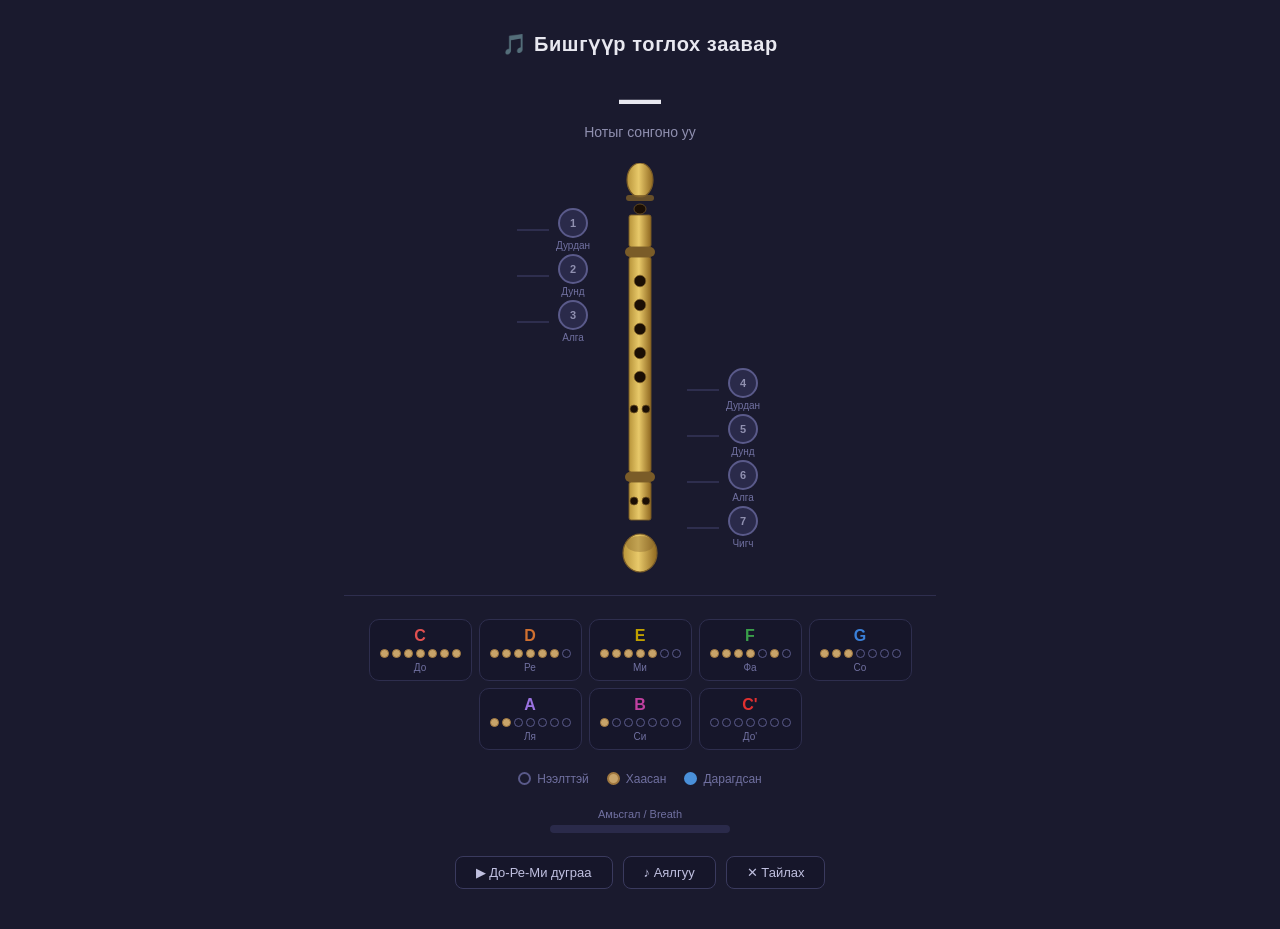
<file: publish/wwwroot/breathing_lesson.html>
<!DOCTYPE html>
<html lang="mn">
<head>
  <meta charset="UTF-8" />
  <meta name="viewport" content="width=device-width, initial-scale=1.0"/>
  <title>Бишгүүр Анимейшн</title>
  <style>
    *, *::before, *::after { box-sizing: border-box; margin: 0; padding: 0; }

    body {
      background: #1a1a2e;
      font-family: 'Segoe UI', Arial, sans-serif;
      min-height: 100vh;
      display: flex;
      align-items: center;
      justify-content: center;
      color: #e8e8f0;
    }

    #app {
      display: flex;
      flex-direction: column;
      align-items: center;
      padding: 2rem 1.5rem 2.5rem;
      gap: 1.4rem;
      max-width: 640px;
      width: 100%;
    }

    .title {
      font-size: 20px;
      font-weight: 600;
      color: #e8e8f0;
      text-align: center;
      letter-spacing: 0.03em;
    }

    .note-badge {
      display: flex;
      flex-direction: column;
      align-items: center;
      gap: 4px;
      min-height: 62px;
    }
    .note-big {
      font-size: 42px;
      font-weight: 700;
      color: #e8e8f0;
      transition: color 0.2s;
      line-height: 1;
    }
    .note-sub {
      font-size: 14px;
      color: #9090b0;
      transition: color 0.2s;
    }

    #scene {
      display: flex;
      flex-direction: row;
      align-items: flex-start;
      justify-content: center;
      gap: 0;
      width: 100%;
    }

    .hand-panel { display: flex; flex-direction: column; gap: 0; padding-top: 44px; }
    .hand-panel.right-hand { padding-top: 204px; }

    .finger-slot {
      display: flex;
      flex-direction: row;
      align-items: center;
      height: 46px;
    }
    .hand-panel.left-hand .finger-slot { flex-direction: row-reverse; }

    .finger-visual {
      display: flex;
      flex-direction: column;
      align-items: center;
      width: 44px;
      cursor: pointer;
      user-select: none;
    }

    .fingertip {
      width: 30px; height: 30px;
      border-radius: 50%;
      border: 2.5px solid #5a5a8a;
      background: #2a2a4a;
      transition: background 0.12s, border-color 0.12s, transform 0.1s, box-shadow 0.12s;
      display: flex; align-items: center; justify-content: center;
      font-size: 11px; font-weight: 600; color: #9090b0;
    }
    .fingertip:hover { border-color: #7070b0; background: #2e2e52; }
    .fingertip.pressed {
      border-color: #4a90d9; background: #4a90d9; color: #fff;
      transform: scale(0.82);
      box-shadow: 0 0 0 5px rgba(74,144,217,0.25);
    }

    .connector-line {
      width: 32px; height: 2px;
      background: #2e2e4e;
      transition: background 0.15s;
      margin: 0 2px;
    }
    .connector-line.active { background: #4a90d9; }

    .finger-label {
      font-size: 10px; color: #7070a0;
      text-align: center; margin-top: 2px; line-height: 1.2;
    }

    #flute-container { width: 90px; display: flex; flex-direction: column; align-items: center; }
    #flute-svg { width: 80px; height: 410px; }

    .guide-row {
      display: flex; gap: 7px; flex-wrap: wrap;
      justify-content: center; max-width: 580px;
    }
    .guide-card {
      border: 1px solid #2e2e4e; border-radius: 10px;
      padding: 7px 10px; cursor: pointer;
      transition: border-color 0.15s, background 0.15s;
      display: flex; flex-direction: column; align-items: center;
      gap: 4px; min-width: 48px; background: #16162a;
    }
    .guide-card:hover { background: #1e1e38; border-color: #4a90d9; }
    .guide-card.active-card { border-color: #4a90d9; background: #1a2a42; }
    .gc-note { font-size: 16px; font-weight: 700; }
    .gc-name { font-size: 10px; color: #7070a0; text-align: center; }
    .gc-holes { display: flex; gap: 3px; }
    .gc-dot {
      width: 9px; height: 9px; border-radius: 50%;
      border: 1.5px solid #5a5a8a; background: transparent;
    }
    .gc-dot.filled { background: #c8a46a; border-color: #a07840; }

    .legend {
      display: flex; gap: 18px; font-size: 12px; color: #7070a0; align-items: center;
    }
    .legend-item { display: flex; align-items: center; gap: 6px; }
    .legend-dot { width: 13px; height: 13px; border-radius: 50%; }
    .legend-dot.open   { border: 2px solid #5a5a8a; background: transparent; }
    .legend-dot.closed { background: #c8a46a; border: 2px solid #a07840; }
    .legend-dot.active-l { background: #4a90d9; border: 2px solid #4a90d9; }

    .btn-row { display: flex; gap: 10px; flex-wrap: wrap; justify-content: center; }
    .btn {
      padding: 8px 20px; font-size: 13px; border-radius: 8px;
      border: 1px solid #3a3a5e; background: #16162a;
      color: #c0c0e0; cursor: pointer; font-family: inherit;
      transition: background 0.12s, border-color 0.12s, transform 0.08s;
    }
    .btn:hover { background: #1e1e38; border-color: #5a5a9a; }
    .btn:active { transform: scale(0.97); }
    .btn.playing { border-color: #4a90d9; color: #4a90d9; background: #1a2a42; }

    .breath-section { display: flex; flex-direction: column; align-items: center; gap: 5px; }
    .breath-label { font-size: 11px; color: #7070a0; }
    .breath-wrap { width: 180px; height: 8px; background: #2a2a4a; border-radius: 4px; overflow: hidden; }
    .breath-bar { height: 100%; width: 0%; background: #4a90d9; border-radius: 4px; transition: width 0.08s; }

    .particle {
      position: absolute; border-radius: 50%;
      pointer-events: none; opacity: 0; background: #4a90d9;
      animation: float-up 0.9s ease-out forwards;
    }
    @keyframes float-up {
      0%   { opacity: 0.7; transform: translateY(0) scale(1); }
      100% { opacity: 0;   transform: translateY(-70px) scale(0.2); }
    }

    hr.divider { width: 100%; border: none; border-top: 1px solid #2e2e4e; }
  </style>
</head>
<body>
<div id="app">
  <div class="title">🎵 Бишгүүр тоглох заавар</div>

  <div class="note-badge">
    <div class="note-big" id="note-big">—</div>
    <div class="note-sub" id="note-sub">Нотыг сонгоно уу</div>
  </div>

  <div id="scene">
    <!-- Left hand -->
    <div class="hand-panel left-hand">
      <div class="finger-slot">
        <div class="finger-visual"><div class="fingertip" id="fp0">1</div><div class="finger-label">Дурдан</div></div>
        <div class="connector-line" id="cl0"></div>
      </div>
      <div class="finger-slot">
        <div class="finger-visual"><div class="fingertip" id="fp1">2</div><div class="finger-label">Дунд</div></div>
        <div class="connector-line" id="cl1"></div>
      </div>
      <div class="finger-slot">
        <div class="finger-visual"><div class="fingertip" id="fp2">3</div><div class="finger-label">Алга</div></div>
        <div class="connector-line" id="cl2"></div>
      </div>
    </div>

    <!-- Flute SVG -->
    <div id="flute-container" style="position:relative;">
      <svg id="flute-svg" viewBox="0 0 70 410" xmlns="http://www.w3.org/2000/svg">
        <defs>
          <linearGradient id="wg" x1="0" x2="1" y1="0" y2="0">
            <stop offset="0%"   stop-color="#b8943a"/>
            <stop offset="45%"  stop-color="#e8c96a"/>
            <stop offset="100%" stop-color="#906820"/>
          </linearGradient>
        </defs>
        <ellipse cx="35" cy="17" rx="13" ry="17" fill="url(#wg)" stroke="#7a5c28" stroke-width="1.2"/>
        <rect x="21" y="32" width="28" height="6" rx="3" fill="#7a5c28" opacity="0.8"/>
        <ellipse cx="35" cy="46" rx="6" ry="5" fill="#1a0e04" stroke="#7a5c28" stroke-width="0.7"/>
        <rect x="24" y="52" width="22" height="32" rx="2" fill="url(#wg)" stroke="#7a5c28" stroke-width="0.9"/>
        <rect x="20" y="84" width="30" height="10" rx="5" fill="#7a5c28"/>
        <rect x="24" y="94" width="22" height="215" rx="2" fill="url(#wg)" stroke="#7a5c28" stroke-width="0.9"/>
        <circle id="fh0" cx="35" cy="118" r="5.8" fill="#1a0e04" stroke="#7a5c28" stroke-width="0.7"/>
        <circle id="fh1" cx="35" cy="142" r="5.8" fill="#1a0e04" stroke="#7a5c28" stroke-width="0.7"/>
        <circle id="fh2" cx="35" cy="166" r="5.8" fill="#1a0e04" stroke="#7a5c28" stroke-width="0.7"/>
        <circle id="fh3" cx="35" cy="190" r="5.8" fill="#1a0e04" stroke="#7a5c28" stroke-width="0.7"/>
        <circle id="fh4" cx="35" cy="214" r="5.8" fill="#1a0e04" stroke="#7a5c28" stroke-width="0.7"/>
        <circle id="fh5a" cx="29" cy="246" r="4"   fill="#1a0e04" stroke="#7a5c28" stroke-width="0.7"/>
        <circle id="fh5b" cx="41" cy="246" r="4"   fill="#1a0e04" stroke="#7a5c28" stroke-width="0.7"/>
        <rect x="20" y="309" width="30" height="10" rx="5" fill="#7a5c28"/>
        <rect x="24" y="319" width="22" height="38" rx="2" fill="url(#wg)" stroke="#7a5c28" stroke-width="0.9"/>
        <circle id="fh6a" cx="29" cy="338" r="4"   fill="#1a0e04" stroke="#7a5c28" stroke-width="0.7"/>
        <circle id="fh6b" cx="41" cy="338" r="4"   fill="#1a0e04" stroke="#7a5c28" stroke-width="0.7"/>
        <ellipse cx="35" cy="390" rx="17" ry="19" fill="url(#wg)" stroke="#7a5c28" stroke-width="1.2"/>
        <ellipse cx="35" cy="381" rx="14" ry="8"  fill="#7a5c28" opacity="0.35"/>
      </svg>
    </div>

    <!-- Right hand -->
    <div class="hand-panel right-hand">
      <div class="finger-slot">
        <div class="connector-line" id="cl3"></div>
        <div class="finger-visual"><div class="fingertip" id="fp3">4</div><div class="finger-label">Дурдан</div></div>
      </div>
      <div class="finger-slot">
        <div class="connector-line" id="cl4"></div>
        <div class="finger-visual"><div class="fingertip" id="fp4">5</div><div class="finger-label">Дунд</div></div>
      </div>
      <div class="finger-slot">
        <div class="connector-line" id="cl5"></div>
        <div class="finger-visual"><div class="fingertip" id="fp5">6</div><div class="finger-label">Алга</div></div>
      </div>
      <div class="finger-slot">
        <div class="connector-line" id="cl6"></div>
        <div class="finger-visual"><div class="fingertip" id="fp6">7</div><div class="finger-label">Чигч</div></div>
      </div>
    </div>
  </div>

  <hr class="divider"/>

  <div class="guide-row" id="guide-row"></div>

  <div class="legend">
    <div class="legend-item"><div class="legend-dot open"></div><span>Нээлттэй</span></div>
    <div class="legend-item"><div class="legend-dot closed"></div><span>Хаасан</span></div>
    <div class="legend-item"><div class="legend-dot active-l"></div><span>Дарагдсан</span></div>
  </div>

  <div class="breath-section">
    <div class="breath-label">Амьсгал / Breath</div>
    <div class="breath-wrap"><div class="breath-bar" id="breath-bar"></div></div>
  </div>

  <div class="btn-row">
    <button class="btn" id="btn-scale">▶ До-Ре-Ми дуграа</button>
    <button class="btn" id="btn-song">♪ Аялгуу</button>
    <button class="btn" id="btn-reset">✕ Тайлах</button>
  </div>
</div>

<script>
const NOTES = [
  { name:"До",  sym:"C",  freq:523,  holes:[1,1,1,1,1,1,1], color:"#e05050" },
  { name:"Ре",  sym:"D",  freq:587,  holes:[1,1,1,1,1,1,0], color:"#d07030" },
  { name:"Ми",  sym:"E",  freq:659,  holes:[1,1,1,1,1,0,0], color:"#c0a000" },
  { name:"Фа",  sym:"F",  freq:698,  holes:[1,1,1,1,0,1,0], color:"#3a9e4a" },
  { name:"Со",  sym:"G",  freq:784,  holes:[1,1,1,0,0,0,0], color:"#3a80d9" },
  { name:"Ля",  sym:"A",  freq:880,  holes:[1,1,0,0,0,0,0], color:"#9a72e0" },
  { name:"Си",  sym:"B",  freq:988,  holes:[1,0,0,0,0,0,0], color:"#c040a0" },
  { name:"До'", sym:"C'", freq:1047, holes:[0,0,0,0,0,0,0], color:"#e03030" },
];

let pressed=[0,0,0,0,0,0,0], audioCtx=null, currentOsc=null, currentGain=null;
let autoPlaying=false, autoTimer=null, breathInterval=null;

function getCtx(){
  if(!audioCtx) audioCtx=new(window.AudioContext||window.webkitAudioContext)();
  return audioCtx;
}
function playFreq(freq){
  const ac=getCtx();
  if(currentOsc){try{currentOsc.stop();}catch(e){}}
  currentOsc=ac.createOscillator(); currentGain=ac.createGain();
  currentOsc.type='sine';
  currentOsc.frequency.setValueAtTime(freq,ac.currentTime);
  currentGain.gain.setValueAtTime(0,ac.currentTime);
  currentGain.gain.linearRampToValueAtTime(0.22,ac.currentTime+0.05);
  currentOsc.connect(currentGain); currentGain.connect(ac.destination);
  currentOsc.start();
}
function stopFreq(){
  if(currentGain&&currentOsc){
    try{const ac=getCtx();currentGain.gain.linearRampToValueAtTime(0,ac.currentTime+0.1);currentOsc.stop(ac.currentTime+0.12);}catch(e){}
    currentOsc=null;currentGain=null;
  }
}
function animateBreath(on){
  if(breathInterval)clearInterval(breathInterval);
  const bar=document.getElementById('breath-bar');
  if(!on){bar.style.width='0%';return;}
  let v=20,dir=1;
  breathInterval=setInterval(()=>{
    v+=dir*4; if(v>=100){v=100;dir=-1;} if(v<=20){v=20;dir=1;}
    bar.style.width=v+'%';
  },38);
}
function spawnParticle(){
  const fc=document.getElementById('flute-container');
  const p=document.createElement('div'); p.className='particle';
  const sz=4+Math.random()*7;
  p.style.cssText=`width:${sz}px;height:${sz}px;left:${10+Math.random()*40}px;top:30px;animation-duration:${0.7+Math.random()*0.4}s`;
  fc.appendChild(p); setTimeout(()=>p.remove(),1100);
}
function matchNote(p){return NOTES.find(n=>n.holes.join('')===p.join(''))||null;}
function setActiveCard(note){
  document.querySelectorAll('.guide-card').forEach((c,i)=>c.classList.toggle('active-card',note&&NOTES[i]===note));
}
function updateUI(p){
  for(let i=0;i<5;i++){
    const el=document.getElementById('fh'+i);
    el.setAttribute('fill',p[i]?'#4a90d9':'#1a0e04');
    el.setAttribute('r',p[i]?'4.4':'5.8');
  }
  ['fh5a','fh5b'].forEach(id=>document.getElementById(id).setAttribute('fill',p[5]?'#4a90d9':'#1a0e04'));
  ['fh6a','fh6b'].forEach(id=>document.getElementById(id).setAttribute('fill',p[6]?'#4a90d9':'#1a0e04'));
  for(let i=0;i<7;i++){
    document.getElementById('fp'+i).classList.toggle('pressed',!!p[i]);
    const cl=document.getElementById('cl'+i);
    if(cl)cl.classList.toggle('active',!!p[i]);
  }
  const note=matchNote(p);
  const nb=document.getElementById('note-big'), ns=document.getElementById('note-sub');
  if(note){
    nb.textContent=note.sym; nb.style.color=note.color;
    ns.textContent=note.name+' нот  —  '+note.freq+' Гц'; ns.style.color=note.color;
    playFreq(note.freq); animateBreath(true);
    spawnParticle(); setTimeout(spawnParticle,220); setActiveCard(note);
  } else {
    const any=p.some(x=>x);
    nb.textContent=any?'?':'—'; nb.style.color='#e8e8f0';
    ns.textContent=any?'Тохирох нот олдсонгүй':'Нотыг сонгоно уу'; ns.style.color='#9090b0';
    stopFreq(); animateBreath(false); setActiveCard(null);
  }
}
function applyHoles(arr){pressed=[...arr];updateUI(pressed);}

for(let i=0;i<7;i++){
  document.getElementById('fp'+i).addEventListener('click',()=>{
    if(autoPlaying)return;
    pressed[i]=pressed[i]?0:1; applyHoles(pressed);
  });
}

const gr=document.getElementById('guide-row');
NOTES.forEach(note=>{
  const card=document.createElement('div'); card.className='guide-card'; card.title=note.name;
  const gn=document.createElement('div'); gn.className='gc-note'; gn.textContent=note.sym; gn.style.color=note.color;
  const gh=document.createElement('div'); gh.className='gc-holes';
  note.holes.forEach(h=>{const d=document.createElement('div');d.className='gc-dot'+(h?' filled':'');gh.appendChild(d);});
  const gname=document.createElement('div'); gname.className='gc-name'; gname.textContent=note.name;
  card.appendChild(gn); card.appendChild(gh); card.appendChild(gname);
  card.addEventListener('click',()=>{if(autoPlaying)return;applyHoles([...note.holes]);});
  gr.appendChild(card);
});

document.getElementById('btn-scale').addEventListener('click',()=>{
  if(autoPlaying)return; autoPlaying=true;
  document.getElementById('btn-scale').classList.add('playing');
  let i=0;
  function next(){
    if(i>=NOTES.length){autoPlaying=false;document.getElementById('btn-scale').classList.remove('playing');applyHoles([0,0,0,0,0,0,0]);stopFreq();animateBreath(false);return;}
    applyHoles([...NOTES[i].holes]); i++; autoTimer=setTimeout(next,700);
  }
  next();
});

const songIdx=[0,2,4,2,0,1,2,0,4,4,3,2,3,4,2,0];
document.getElementById('btn-song').addEventListener('click',()=>{
  if(autoPlaying)return; autoPlaying=true;
  document.getElementById('btn-song').classList.add('playing');
  let i=0;
  function next(){
    if(i>=songIdx.length){autoPlaying=false;document.getElementById('btn-song').classList.remove('playing');applyHoles([0,0,0,0,0,0,0]);stopFreq();animateBreath(false);return;}
    applyHoles([...NOTES[songIdx[i]].holes]); i++; autoTimer=setTimeout(next,580);
  }
  next();
});

document.getElementById('btn-reset').addEventListener('click',()=>{
  autoPlaying=false; if(autoTimer)clearTimeout(autoTimer);
  document.querySelectorAll('.btn').forEach(b=>b.classList.remove('playing'));
  applyHoles([0,0,0,0,0,0,0]); stopFreq(); animateBreath(false);
});
</script>
</body>
</html>
</file>
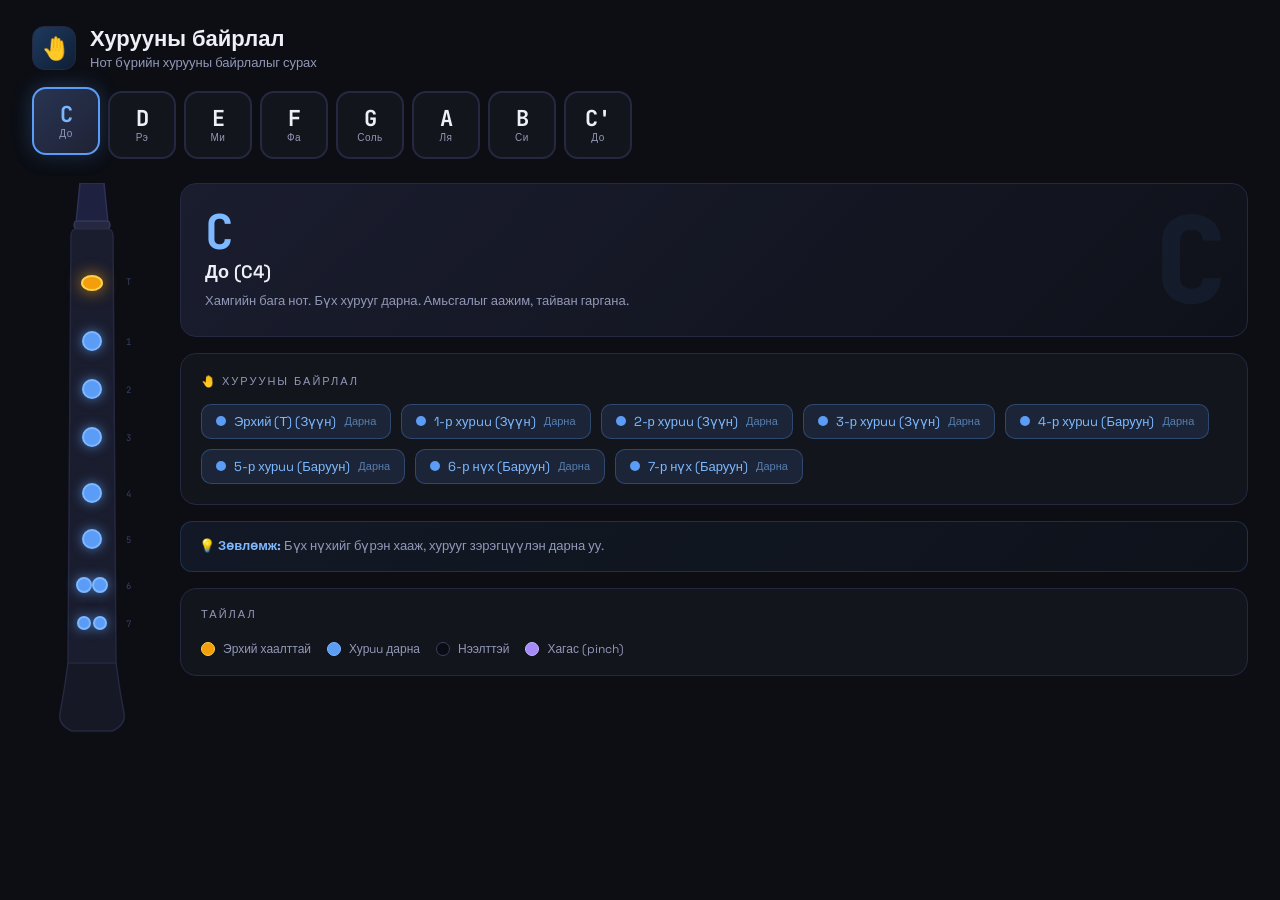
<file: publish/wwwroot/fingering_lesson.html>
<!DOCTYPE html>
<html lang="mn">
<head>
<meta charset="UTF-8"/>
<meta name="viewport" content="width=device-width, initial-scale=1.0"/>
<title>Хурууны байрлал</title>
<style>
  @import url('https://fonts.googleapis.com/css2?family=Space+Grotesk:wght@400;500;600;700&family=JetBrains+Mono:wght@400;600&display=swap');

  :root {
    --bg:   #0c0e14;
    --s1:   #13151d;
    --s2:   #191c28;
    --s3:   #1f2235;
    --bd:   #252840;
    --ac:   #5b9cf6;
    --ac2:  #7eb8ff;
    --tx:   #eef0f8;
    --tx2:  #9298b8;
    --open: #1e293b;
    --closed: #5b9cf6;
    --thumb: #f59e0b;
    --half: #a78bfa;
  }

  * { box-sizing: border-box; margin: 0; padding: 0; }

  body {
    background: var(--bg);
    color: var(--tx);
    font-family: 'Space Grotesk', sans-serif;
    min-height: 100vh;
    overflow-x: hidden;
  }

  /* ── Header ── */
  .header {
    padding: 24px 32px 0;
    display: flex;
    align-items: center;
    gap: 14px;
  }
  .header-icon {
    width: 44px; height: 44px;
    background: linear-gradient(135deg, #1e3a5f, #0f1e35);
    border: 1px solid var(--bd);
    border-radius: 12px;
    display: flex; align-items: center; justify-content: center;
    font-size: 22px;
  }
  .header h1 { font-size: 22px; font-weight: 700; }
  .header p  { font-size: 13px; color: var(--tx2); margin-top: 2px; }

  /* ── Note Selector ── */
  .note-selector {
    display: flex;
    gap: 8px;
    padding: 20px 32px 0;
    flex-wrap: wrap;
  }

  .note-btn {
    position: relative;
    width: 68px; height: 68px;
    border-radius: 14px;
    border: 2px solid var(--bd);
    background: var(--s1);
    cursor: pointer;
    transition: all 0.25s cubic-bezier(0.34,1.56,0.64,1);
    display: flex; flex-direction: column;
    align-items: center; justify-content: center;
    gap: 2px;
    overflow: hidden;
  }
  .note-btn::before {
    content: '';
    position: absolute; inset: 0;
    background: linear-gradient(135deg, rgba(91,156,246,0.15), transparent);
    opacity: 0;
    transition: opacity 0.25s;
  }
  .note-btn:hover { transform: translateY(-3px); border-color: var(--ac); }
  .note-btn:hover::before { opacity: 1; }
  .note-btn.active {
    background: var(--s3);
    border-color: var(--ac);
    box-shadow: 0 0 20px rgba(91,156,246,0.3), 0 4px 16px rgba(0,0,0,0.4);
    transform: translateY(-4px);
  }
  .note-btn.active::before { opacity: 1; }

  .note-label {
    font-size: 22px; font-weight: 700;
    color: var(--tx);
    font-family: 'JetBrains Mono', monospace;
    line-height: 1;
  }
  .note-btn.active .note-label { color: var(--ac2); }
  .note-sub {
    font-size: 10px; color: var(--tx2);
    letter-spacing: 0.5px;
  }

  /* ── Main layout ── */
  .main {
    display: flex;
    gap: 28px;
    padding: 24px 32px 32px;
    align-items: flex-start;
  }

  /* ── Recorder Visual ── */
  .recorder-container {
    flex-shrink: 0;
    display: flex;
    flex-direction: column;
    align-items: center;
    gap: 0;
  }

  .recorder-wrap {
    position: relative;
    width: 120px;
    display: flex;
    flex-direction: column;
    align-items: center;
  }

  /* SVG recorder body */
  .recorder-svg {
    width: 120px;
  }

  /* Finger holes overlay */
  .holes-overlay {
    position: absolute;
    top: 0; left: 0;
    width: 100%; height: 100%;
    pointer-events: none;
  }

  /* ── Hole circles ── */
  .hole {
    transition: all 0.35s cubic-bezier(0.34,1.56,0.64,1);
  }
  .hole.open {
    fill: #0a0c14;
    stroke: #3a4060;
    stroke-width: 1.5;
    filter: none;
  }
  .hole.closed {
    fill: var(--closed);
    stroke: var(--ac2);
    stroke-width: 2;
    filter: drop-shadow(0 0 6px rgba(91,156,246,0.7));
    animation: pulseHole 1.5s ease-in-out infinite;
  }
  .hole.half {
    fill: var(--half);
    stroke: #c4b5fd;
    stroke-width: 2;
    filter: drop-shadow(0 0 6px rgba(167,139,250,0.7));
    animation: pulseHalf 1.5s ease-in-out infinite;
  }
  .hole.thumb-closed {
    fill: var(--thumb);
    stroke: #fcd34d;
    stroke-width: 2;
    filter: drop-shadow(0 0 8px rgba(245,158,11,0.8));
    animation: pulseThumb 1.5s ease-in-out infinite;
  }
  .hole.thumb-open {
    fill: #0a0c14;
    stroke: #3a4060;
    stroke-width: 1.5;
    filter: none;
  }
  .hole.thumb-half {
    fill: #f97316;
    stroke: #fb923c;
    stroke-width: 2;
    filter: drop-shadow(0 0 8px rgba(249,115,22,0.8));
    animation: pulseThumb 1.5s ease-in-out infinite;
  }

  @keyframes pulseHole {
    0%,100% { filter: drop-shadow(0 0 6px rgba(91,156,246,0.7)); }
    50%      { filter: drop-shadow(0 0 12px rgba(91,156,246,1)); }
  }
  @keyframes pulseHalf {
    0%,100% { filter: drop-shadow(0 0 6px rgba(167,139,250,0.7)); }
    50%      { filter: drop-shadow(0 0 12px rgba(167,139,250,1)); }
  }
  @keyframes pulseThumb {
    0%,100% { filter: drop-shadow(0 0 8px rgba(245,158,11,0.8)); }
    50%      { filter: drop-shadow(0 0 14px rgba(245,158,11,1)); }
  }

  /* ── Info panel ── */
  .info-panel {
    flex: 1;
    display: flex;
    flex-direction: column;
    gap: 16px;
    min-width: 0;
  }

  .note-hero {
    background: linear-gradient(135deg, #1a1d2e, #0f111a);
    border: 1px solid var(--bd);
    border-radius: 16px;
    padding: 24px;
    position: relative;
    overflow: hidden;
  }
  .note-hero::before {
    content: attr(data-note);
    position: absolute;
    right: 20px; top: 50%; transform: translateY(-50%);
    font-size: 120px; font-weight: 900;
    color: rgba(91,156,246,0.07);
    font-family: 'JetBrains Mono', monospace;
    line-height: 1;
    pointer-events: none;
  }

  .note-hero-name {
    font-size: 48px; font-weight: 700;
    color: var(--ac2);
    font-family: 'JetBrains Mono', monospace;
    line-height: 1;
  }
  .note-hero-mn   { font-size: 18px; color: var(--tx); margin-top: 4px; font-weight: 600; }
  .note-hero-desc { font-size: 13px; color: var(--tx2); margin-top: 8px; line-height: 1.6; }

  /* Finger diagram row */
  .finger-grid {
    background: var(--s1);
    border: 1px solid var(--bd);
    border-radius: 16px;
    padding: 20px;
  }
  .finger-grid-title {
    font-size: 11px; letter-spacing: 2px;
    text-transform: uppercase;
    color: var(--tx2); margin-bottom: 16px;
  }

  .finger-row {
    display: flex;
    gap: 10px;
    flex-wrap: wrap;
  }

  .finger-chip {
    display: flex;
    align-items: center;
    gap: 8px;
    padding: 8px 14px;
    border-radius: 10px;
    font-size: 13px;
    border: 1px solid transparent;
    transition: all 0.3s;
  }
  .finger-chip.pressed {
    background: rgba(91,156,246,0.12);
    border-color: rgba(91,156,246,0.3);
    color: var(--ac2);
  }
  .finger-chip.open-chip {
    background: rgba(255,255,255,0.03);
    border-color: rgba(255,255,255,0.06);
    color: var(--tx2);
  }
  .finger-chip.half-chip {
    background: rgba(167,139,250,0.12);
    border-color: rgba(167,139,250,0.3);
    color: #c4b5fd;
  }
  .finger-chip.thumb-chip {
    background: rgba(245,158,11,0.12);
    border-color: rgba(245,158,11,0.3);
    color: #fcd34d;
  }
  .chip-dot {
    width: 10px; height: 10px;
    border-radius: 50%;
    flex-shrink: 0;
  }
  .chip-dot.pressed { background: var(--ac); }
  .chip-dot.open    { background: var(--bd); border: 1px solid #3a4060; }
  .chip-dot.half    { background: var(--half); }
  .chip-dot.thumb   { background: var(--thumb); }

  /* Legend */
  .legend {
    background: var(--s1);
    border: 1px solid var(--bd);
    border-radius: 16px;
    padding: 18px 20px;
    display: flex;
    gap: 16px;
    flex-wrap: wrap;
  }
  .legend-item {
    display: flex; align-items: center; gap: 8px;
    font-size: 12px; color: var(--tx2);
  }
  .legend-dot {
    width: 14px; height: 14px;
    border-radius: 50%;
    flex-shrink: 0;
    border: 1.5px solid;
  }
  .legend-dot.l-closed { background: var(--ac); border-color: var(--ac2); }
  .legend-dot.l-open   { background: #0a0c14; border-color: #3a4060; }
  .legend-dot.l-half   { background: var(--half); border-color: #c4b5fd; }
  .legend-dot.l-thumb  { background: var(--thumb); border-color: #fcd34d; }

  /* Tip box */
  .tip-box {
    background: linear-gradient(135deg, rgba(91,156,246,0.08), rgba(91,156,246,0.03));
    border: 1px solid rgba(91,156,246,0.2);
    border-radius: 12px;
    padding: 14px 18px;
    font-size: 13px;
    color: var(--tx2);
    line-height: 1.6;
  }
  .tip-box strong { color: var(--ac2); }

  /* Ripple on note change */
  @keyframes fadeInUp {
    from { opacity: 0; transform: translateY(12px); }
    to   { opacity: 1; transform: translateY(0); }
  }
  .animate-in { animation: fadeInUp 0.35s ease forwards; }

  /* Responsive */
  @media (max-width: 700px) {
    .main { flex-direction: column; padding: 16px; }
    .recorder-container { flex-direction: row; gap: 20px; width: 100%; }
    .note-selector { padding: 16px 16px 0; }
    .header { padding: 16px 16px 0; }
  }
</style>
</head>
<body>

<div class="header">
  <div class="header-icon">🤚</div>
  <div>
    <h1>Хурууны байрлал</h1>
    <p>Нот бүрийн хурууны байрлалыг сурах</p>
  </div>
</div>

<!-- Note selector -->
<div class="note-selector" id="noteSelector"></div>

<!-- Main content -->
<div class="main">

  <!-- Recorder visual -->
  <div class="recorder-container">
    <div class="recorder-wrap">
      <svg class="recorder-svg" id="recorderSvg" viewBox="0 0 120 560" xmlns="http://www.w3.org/2000/svg">
        <!-- Recorder body -->
        <!-- Mouthpiece top -->
        <path d="M48,0 L72,0 L76,40 L44,40 Z" fill="#1e2240" stroke="#2d3158" stroke-width="1.5" rx="4"/>
        <!-- Windway band -->
        <rect x="42" y="38" width="36" height="8" rx="3" fill="#252840" stroke="#3a4060" stroke-width="1"/>
        <!-- Main body -->
        <path d="M44,46 Q40,46 39,52 L36,480 Q36,490 44,492 L76,492 Q84,490 84,480 L81,52 Q80,46 76,46 Z"
              fill="#1a1d2e" stroke="#252840" stroke-width="1.5"/>
        <!-- Bell -->
        <path d="M36,480 Q32,510 28,530 Q26,542 40,548 L80,548 Q94,542 92,530 Q88,510 84,480 Z"
              fill="#161826" stroke="#252840" stroke-width="1.5"/>

        <!-- Wood grain lines (decorative) -->
        <line x1="50" y1="60" x2="50" y2="470" stroke="#1f2338" stroke-width="0.5" opacity="0.6"/>
        <line x1="60" y1="55" x2="60" y2="475" stroke="#1f2338" stroke-width="0.5" opacity="0.4"/>
        <line x1="70" y1="60" x2="70" y2="470" stroke="#1f2338" stroke-width="0.5" opacity="0.6"/>

        <!-- ── HOLES (top = thumb back, then 7 front holes) ── -->
        <!-- Thumb hole (back) — shown as dashed outline -->
        <ellipse id="hole-thumb" class="hole thumb-closed"
                 cx="60" cy="100" rx="10" ry="7"/>

        <!-- Front holes -->
        <!-- Hole 1 (index left) -->
        <circle id="hole-1" class="hole closed" cx="60" cy="158" r="9"/>
        <!-- Hole 2 (middle left) -->
        <circle id="hole-2" class="hole closed" cx="60" cy="206" r="9"/>
        <!-- Hole 3 (ring left) -->
        <circle id="hole-3" class="hole closed" cx="60" cy="254" r="9"/>
        <!-- Hole 4 (index right) -->
        <circle id="hole-4" class="hole closed" cx="60" cy="310" r="9"/>
        <!-- Hole 5 (middle right) -->
        <circle id="hole-5" class="hole closed" cx="60" cy="356" r="9"/>
        <!-- Hole 6a (ring right left sub) -->
        <circle id="hole-6a" class="hole closed" cx="52" cy="402" r="7"/>
        <!-- Hole 6b (ring right right sub) -->
        <circle id="hole-6b" class="hole closed" cx="68" cy="402" r="7"/>
        <!-- Hole 7a -->
        <circle id="hole-7a" class="hole closed" cx="52" cy="440" r="6"/>
        <!-- Hole 7b -->
        <circle id="hole-7b" class="hole closed" cx="68" cy="440" r="6"/>

        <!-- Labels -->
        <text x="94" y="102" fill="#3a4060" font-size="9" font-family="JetBrains Mono">T</text>
        <text x="94" y="162" fill="#3a4060" font-size="9" font-family="JetBrains Mono">1</text>
        <text x="94" y="210" fill="#3a4060" font-size="9" font-family="JetBrains Mono">2</text>
        <text x="94" y="258" fill="#3a4060" font-size="9" font-family="JetBrains Mono">3</text>
        <text x="94" y="314" fill="#3a4060" font-size="9" font-family="JetBrains Mono">4</text>
        <text x="94" y="360" fill="#3a4060" font-size="9" font-family="JetBrains Mono">5</text>
        <text x="94" y="406" fill="#3a4060" font-size="9" font-family="JetBrains Mono">6</text>
        <text x="94" y="444" fill="#3a4060" font-size="9" font-family="JetBrains Mono">7</text>
      </svg>
    </div>
  </div>

  <!-- Info panel -->
  <div class="info-panel" id="infoPanel">
    <!-- Filled by JS -->
  </div>

</div>

<script>
// ── Note data ──
// Hole order: thumb, 1, 2, 3, 4, 5, 6a, 6b, 7a, 7b
// States: 'closed', 'open', 'half'
const NOTES = [
  {
    name: 'C',
    mn: 'До (C4)',
    octave: 4,
    desc: 'Хамгийн бага нот. Бүх хурууг дарна. Амьсгалыг аажим, тайван гаргана.',
    tip: 'Бүх нүхийг бүрэн хааж, хурууг зэрэгцүүлэн дарна уу.',
    // thumb, 1, 2, 3, 4, 5, 6a, 6b, 7a, 7b
    holes: ['closed','closed','closed','closed','closed','closed','closed','closed','closed','closed'],
    fingers: [
      { name: 'Эрхий (Т)', hand: 'Зүүн', state: 'closed' },
      { name: '1-р хурuu', hand: 'Зүүн', state: 'closed' },
      { name: '2-р хурuu', hand: 'Зүүн', state: 'closed' },
      { name: '3-р хурuu', hand: 'Зүүн', state: 'closed' },
      { name: '4-р хурuu', hand: 'Баруун', state: 'closed' },
      { name: '5-р хурuu', hand: 'Баруун', state: 'closed' },
      { name: '6-р нүх',   hand: 'Баруун', state: 'closed' },
      { name: '7-р нүх',   hand: 'Баруун', state: 'closed' },
    ]
  },
  {
    name: 'D',
    mn: 'Рэ (D4)',
    octave: 4,
    desc: 'Дараагийн нот. Зөвхөн хамгийн доод хоёр хурууг нээнэ.',
    tip: '7-р нүхийг нээхдээ гарын чинжаа хурууг өрглөнө.',
    holes: ['closed','closed','closed','closed','closed','closed','open','open','open','open'],
    fingers: [
      { name: 'Эрхий (Т)', hand: 'Зүүн', state: 'closed' },
      { name: '1-р хурuu', hand: 'Зүүн', state: 'closed' },
      { name: '2-р хурuu', hand: 'Зүүн', state: 'closed' },
      { name: '3-р хурuu', hand: 'Зүүн', state: 'closed' },
      { name: '4-р хурuu', hand: 'Баруун', state: 'closed' },
      { name: '5-р хурuu', hand: 'Баруун', state: 'closed' },
      { name: '6-р нүх',   hand: 'Баруун', state: 'open' },
      { name: '7-р нүх',   hand: 'Баруун', state: 'open' },
    ]
  },
  {
    name: 'E',
    mn: 'Ми (E4)',
    octave: 4,
    desc: '5, 6, 7-р нүхийг нээнэ. Амьсгалыг хэвийн хурдаар гаргана.',
    tip: '5-р нүхийг нээхдээ гарын дунд хуруугаа өрглөнө.',
    holes: ['closed','closed','closed','closed','closed','open','open','open','open','open'],
    fingers: [
      { name: 'Эрхий (Т)', hand: 'Зүүн', state: 'closed' },
      { name: '1-р хурuu', hand: 'Зүүн', state: 'closed' },
      { name: '2-р хурuu', hand: 'Зүүн', state: 'closed' },
      { name: '3-р хурuu', hand: 'Зүүн', state: 'closed' },
      { name: '4-р хурuu', hand: 'Баруун', state: 'closed' },
      { name: '5-р хурuu', hand: 'Баруун', state: 'open' },
      { name: '6-р нүх',   hand: 'Баруун', state: 'open' },
      { name: '7-р нүх',   hand: 'Баруун', state: 'open' },
    ]
  },
  {
    name: 'F',
    mn: 'Фа (F4)',
    octave: 4,
    desc: 'Баруун гарын бүх хурууг нээнэ. Зүүн гарын дөрвөн хуруу хэвээр байна.',
    tip: '4-р нүхийг нээхдээ баруун гарын дэлхий хуруугаа өрглөнө.',
    holes: ['closed','closed','closed','closed','open','open','open','open','open','open'],
    fingers: [
      { name: 'Эрхий (Т)', hand: 'Зүүн', state: 'closed' },
      { name: '1-р хурuu', hand: 'Зүүн', state: 'closed' },
      { name: '2-р хурuu', hand: 'Зүүн', state: 'closed' },
      { name: '3-р хурuu', hand: 'Зүүн', state: 'closed' },
      { name: '4-р хурuu', hand: 'Баруун', state: 'open' },
      { name: '5-р хурuu', hand: 'Баруун', state: 'open' },
      { name: '6-р нүх',   hand: 'Баруун', state: 'open' },
      { name: '7-р нүх',   hand: 'Баруун', state: 'open' },
    ]
  },
  {
    name: 'G',
    mn: 'Соль (G4)',
    octave: 4,
    desc: 'Гурван нүх л хаалттай. Хамгийн хялбар нотуудын нэг.',
    tip: 'Зүүн гарын 3 хурuu дарж, баруун гарыг бүрэн нээнэ.',
    holes: ['closed','closed','closed','closed','open','open','open','open','open','open'],
    fingers: [
      { name: 'Эрхий (Т)', hand: 'Зүүн', state: 'closed' },
      { name: '1-р хурuu', hand: 'Зүүн', state: 'closed' },
      { name: '2-р хурuu', hand: 'Зүүн', state: 'closed' },
      { name: '3-р хурuu', hand: 'Зүүн', state: 'open' },
      { name: '4-р хурuu', hand: 'Баруун', state: 'open' },
      { name: '5-р хурuu', hand: 'Баруун', state: 'open' },
      { name: '6-р нүх',   hand: 'Баруун', state: 'open' },
      { name: '7-р нүх',   hand: 'Баруун', state: 'open' },
    ]
  },
  {
    name: 'A',
    mn: 'Ля (A4)',
    octave: 4,
    desc: 'Зөвхөн хоёр нүх хаалттай. Амьсгалыг бага зэрэг нэмнэ.',
    tip: '1, 2-р хуруугаа дарж 3-р хурууг өрглөнө.',
    holes: ['closed','closed','closed','open','open','open','open','open','open','open'],
    fingers: [
      { name: 'Эрхий (Т)', hand: 'Зүүн', state: 'closed' },
      { name: '1-р хурuu', hand: 'Зүүн', state: 'closed' },
      { name: '2-р хурuu', hand: 'Зүүн', state: 'closed' },
      { name: '3-р хурuu', hand: 'Зүүн', state: 'open' },
      { name: '4-р хурuu', hand: 'Баруун', state: 'open' },
      { name: '5-р хурuu', hand: 'Баруун', state: 'open' },
      { name: '6-р нүх',   hand: 'Баруун', state: 'open' },
      { name: '7-р нүх',   hand: 'Баруун', state: 'open' },
    ]
  },
  {
    name: 'B',
    mn: 'Си (B4)',
    octave: 4,
    desc: 'Зөвхөн 1-р хурuu дарна. Амьсгалыг нэмнэ.',
    tip: 'Зөвхөн зүүн дэлхий хурuu дарж бусдыг нээнэ.',
    holes: ['closed','closed','open','open','open','open','open','open','open','open'],
    fingers: [
      { name: 'Эрхий (Т)', hand: 'Зүүн', state: 'closed' },
      { name: '1-р хурuu', hand: 'Зүүн', state: 'closed' },
      { name: '2-р хурuu', hand: 'Зүүн', state: 'open' },
      { name: '3-р хурuu', hand: 'Зүүн', state: 'open' },
      { name: '4-р хурuu', hand: 'Баруун', state: 'open' },
      { name: '5-р хурuu', hand: 'Баруун', state: 'open' },
      { name: '6-р нүх',   hand: 'Баруун', state: 'open' },
      { name: '7-р нүх',   hand: 'Баруун', state: 'open' },
    ]
  },
  {
    name: "C'",
    mn: 'До (C5)',
    octave: 5,
    desc: 'Өндөр До. Эрхий хуруугаа хагас нааш татаж "pinch" байдлаар барина.',
    tip: 'Эрхий хуруугаа бүрэн хааж хагасаар нааш татаж, хурдан амьсгал гаргана.',
    holes: ['half','closed','open','open','open','open','open','open','open','open'],
    fingers: [
      { name: 'Эрхий (Т)', hand: 'Зүүн', state: 'half' },
      { name: '1-р хурuu', hand: 'Зүүн', state: 'closed' },
      { name: '2-р хурuu', hand: 'Зүүн', state: 'open' },
      { name: '3-р хурuu', hand: 'Зүүн', state: 'open' },
      { name: '4-р хурuu', hand: 'Баруун', state: 'open' },
      { name: '5-р хурuu', hand: 'Баруун', state: 'open' },
      { name: '6-р нүх',   hand: 'Баруун', state: 'open' },
      { name: '7-р нүх',   hand: 'Баруун', state: 'open' },
    ]
  },
];

// Hole IDs in order matching holes array
const HOLE_IDS = ['hole-thumb','hole-1','hole-2','hole-3','hole-4','hole-5','hole-6a','hole-6b','hole-7a','hole-7b'];

// Map hole state to CSS class
function holeClass(idx, state, isThumb) {
  if (isThumb) {
    if (state === 'closed') return 'hole thumb-closed';
    if (state === 'half')   return 'hole thumb-half';
    return 'hole thumb-open';
  }
  if (state === 'closed') return 'hole closed';
  if (state === 'half')   return 'hole half';
  return 'hole open';
}

// Chip for finger info
function chipHtml(f) {
  const state = f.state;
  let cls, dotCls, label;
  if (state === 'closed') { cls='finger-chip pressed'; dotCls='chip-dot pressed'; label='Дарна'; }
  else if (state === 'half') { cls='finger-chip half-chip'; dotCls='chip-dot half'; label='Хагас'; }
  else { cls='finger-chip open-chip'; dotCls='chip-dot open'; label='Нээлттэй'; }

  return `<div class="${cls}">
    <div class="${dotCls}"></div>
    <span>${f.name} (${f.hand})</span>
    <span style="opacity:0.6; font-size:11px;">${label}</span>
  </div>`;
}

let currentNote = 0;

function renderNoteSelector() {
  const sel = document.getElementById('noteSelector');
  sel.innerHTML = NOTES.map((n, i) => `
    <button class="note-btn ${i === 0 ? 'active' : ''}" onclick="selectNote(${i})">
      <span class="note-label">${n.name}</span>
      <span class="note-sub">${n.mn.split(' ')[0]}</span>
    </button>
  `).join('');
}

function animateHoles(note) {
  // Update each hole with staggered animation
  HOLE_IDS.forEach((id, idx) => {
    const el = document.getElementById(id);
    if (!el) return;
    const state = note.holes[idx];
    const isThumb = (idx === 0);

    // Stagger
    setTimeout(() => {
      el.className = holeClass(idx, state, isThumb);
    }, idx * 40);
  });
}

function selectNote(i) {
  currentNote = i;
  const note = NOTES[i];

  // Update buttons
  document.querySelectorAll('.note-btn').forEach((b, j) => {
    b.classList.toggle('active', j === i);
  });

  // Animate holes
  animateHoles(note);

  // Update info panel
  const panel = document.getElementById('infoPanel');
  panel.innerHTML = `
    <div class="note-hero animate-in" data-note="${note.name}">
      <div class="note-hero-name">${note.name}</div>
      <div class="note-hero-mn">${note.mn}</div>
      <div class="note-hero-desc">${note.desc}</div>
    </div>

    <div class="finger-grid animate-in" style="animation-delay:0.05s;">
      <div class="finger-grid-title">🤚 ХУРУУНЫ БАЙРЛАЛ</div>
      <div class="finger-row">
        ${note.fingers.map(f => chipHtml(f)).join('')}
      </div>
    </div>

    <div class="tip-box animate-in" style="animation-delay:0.1s;">
      💡 <strong>Зөвлөмж:</strong> ${note.tip}
    </div>

    <div class="legend animate-in" style="animation-delay:0.15s;">
      <div style="font-size:11px; letter-spacing:2px; text-transform:uppercase;
                  color:var(--tx2); width:100%; margin-bottom:4px;">ТАЙЛАЛ</div>
      <div class="legend-item">
        <div class="legend-dot l-thumb"></div> Эрхий хаалттай
      </div>
      <div class="legend-item">
        <div class="legend-dot l-closed"></div> Хурuu дарна
      </div>
      <div class="legend-item">
        <div class="legend-dot l-open"></div> Нээлттэй
      </div>
      <div class="legend-item">
        <div class="legend-dot l-half"></div> Хагас (pinch)
      </div>
    </div>
  `;
}

// Init
renderNoteSelector();
selectNote(0);
</script>

</body>
</html>
</file>
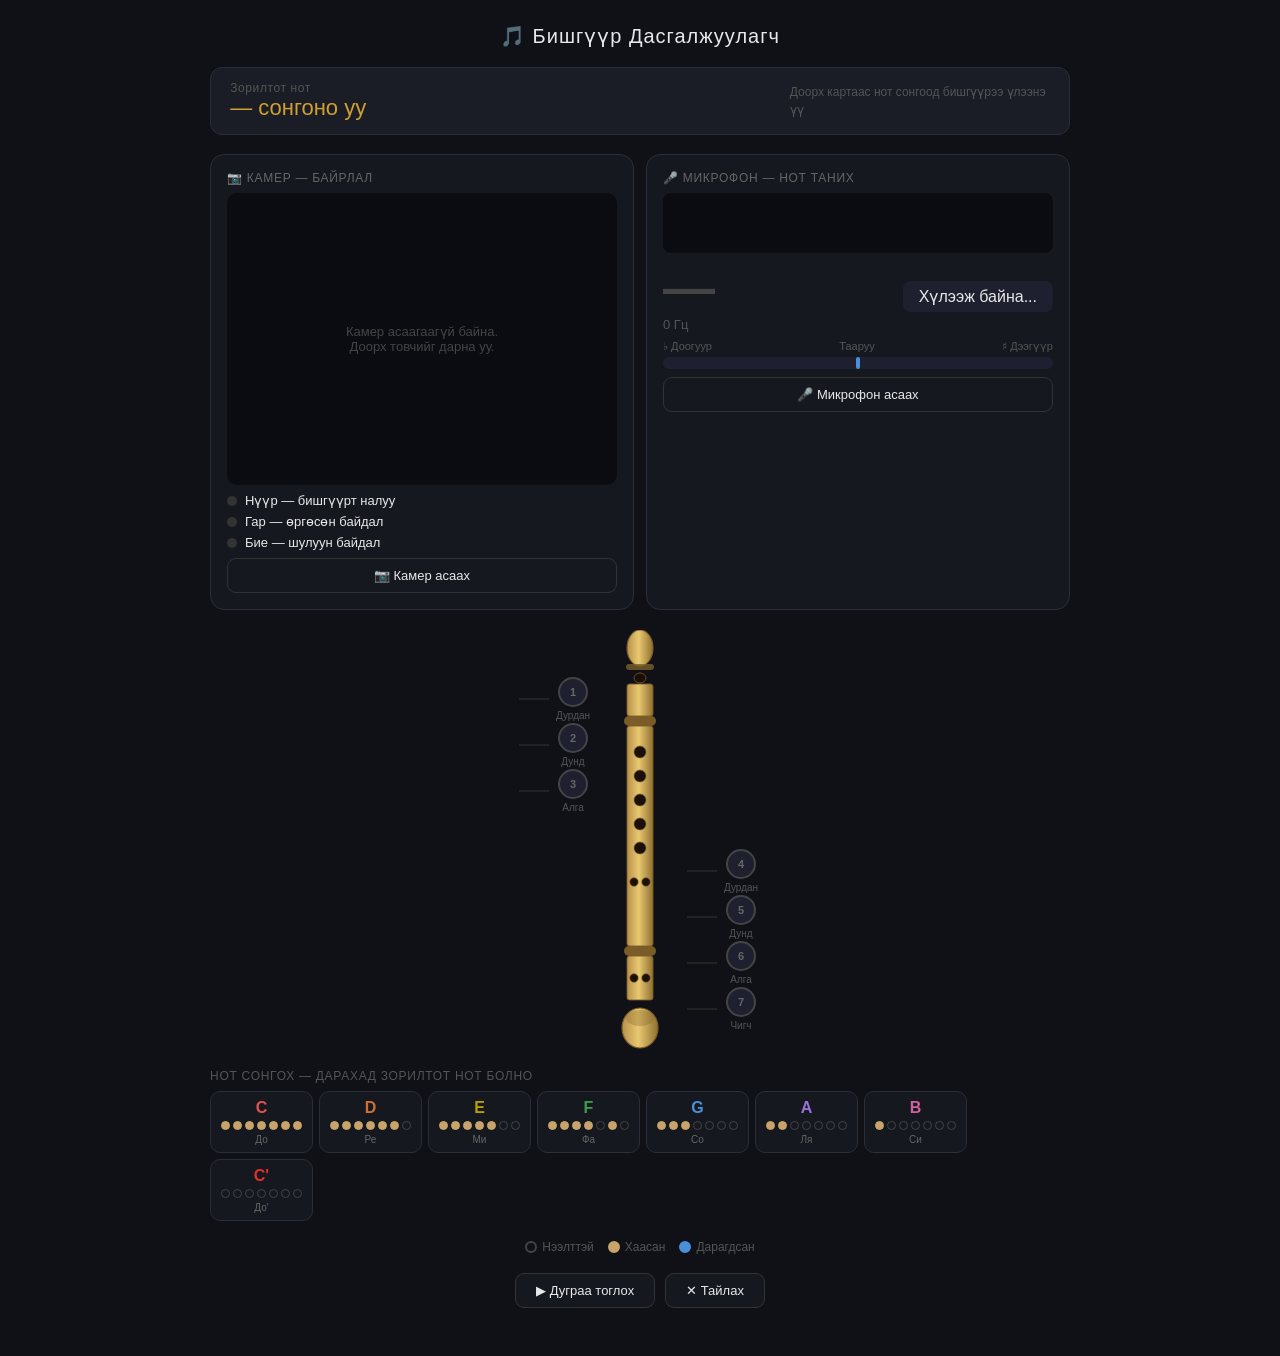
<file: publish/wwwroot/flute_trainer.html>
<!DOCTYPE html>
<html lang="mn">

<head>
    <meta charset="UTF-8" />
    <meta name="viewport" content="width=device-width, initial-scale=1.0" />
    <title>Бишгүүр Дасгалжуулагч</title>
    <style>
        * {
            box-sizing: border-box;
            margin: 0;
            padding: 0
        }

        body {
            background: #0f1117;
            color: #e8e8e8;
            font-family: 'Segoe UI', Arial, sans-serif;
            min-height: 100vh;
            display: flex;
            flex-direction: column;
            align-items: center;
            padding: 1.5rem 1rem 3rem;
            gap: 1.2rem
        }

        h1 {
            font-size: 20px;
            font-weight: 500;
            letter-spacing: .05em;
            color: #e8e8e8;
            text-align: center
        }

        /* Top panels grid */
        .top-grid {
            display: grid;
            grid-template-columns: 1fr 1fr;
            gap: 12px;
            width: 100%;
            max-width: 860px
        }

        /* Camera panel */
        .panel {
            background: #16181f;
            border: 1px solid #2a2d3a;
            border-radius: 14px;
            padding: 1rem;
            display: flex;
            flex-direction: column;
            gap: 8px
        }

        .panel-title {
            font-size: 12px;
            color: #666;
            letter-spacing: .06em;
            text-transform: uppercase
        }

        #camera-box {
            position: relative;
            width: 100%;
            aspect-ratio: 4/3;
            background: #0a0c12;
            border-radius: 10px;
            overflow: hidden;
            display: flex;
            align-items: center;
            justify-content: center
        }

        #cam-video {
            width: 100%;
            height: 100%;
            object-fit: cover;
            border-radius: 10px;
            transform: scaleX(-1)
        }

        #cam-overlay {
            position: absolute;
            inset: 0;
            pointer-events: none
        }

        #cam-placeholder {
            font-size: 13px;
            color: #444;
            text-align: center;
            padding: 1rem
        }

        /* Posture indicators */
        #posture-box {
            display: flex;
            flex-direction: column;
            gap: 6px
        }

        .posture-item {
            display: flex;
            align-items: center;
            gap: 8px;
            font-size: 13px
        }

        .posture-dot {
            width: 10px;
            height: 10px;
            border-radius: 50%;
            background: #333;
            flex-shrink: 0;
            transition: background .3s
        }

        .posture-dot.ok {
            background: #3a9e4a
        }

        .posture-dot.warn {
            background: #d07030
        }

        .posture-dot.bad {
            background: #e05050
        }

        /* Mic / pitch panel */
        .pitch-panel {
            background: #16181f;
            border: 1px solid #2a2d3a;
            border-radius: 14px;
            padding: 1rem;
            width: 100%;
            max-width: 860px;
            display: flex;
            flex-direction: column;
            gap: 10px
        }

        /* Detected note display */
        .detected-row {
            display: flex;
            align-items: center;
            justify-content: space-between;
            flex-wrap: wrap;
            gap: 8px
        }

        #det-note {
            font-size: 52px;
            font-weight: 600;
            line-height: 1;
            min-width: 60px;
            transition: color .2s
        }

        #det-freq {
            font-size: 13px;
            color: #555;
            margin-top: 4px
        }

        /* Verdict */
        #verdict {
            font-size: 16px;
            font-weight: 500;
            padding: 6px 16px;
            border-radius: 8px;
            background: #1e2030;
            transition: background .3s, color .3s
        }

        #verdict.correct {
            background: #1a3a24;
            color: #4caf74
        }

        #verdict.wrong {
            background: #3a1a1a;
            color: #e05050
        }

        #verdict.close {
            background: #2a2a1a;
            color: #d0a030
        }

        /* Tuner bar */
        .tuner-wrap {
            display: flex;
            flex-direction: column;
            gap: 4px
        }

        .tuner-label {
            font-size: 11px;
            color: #555;
            display: flex;
            justify-content: space-between
        }

        #tuner-bar-bg {
            width: 100%;
            height: 12px;
            background: #1e2030;
            border-radius: 6px;
            position: relative;
            overflow: hidden
        }

        #tuner-bar {
            position: absolute;
            top: 0;
            height: 100%;
            width: 4px;
            background: #4a90d9;
            border-radius: 2px;
            left: 50%;
            transform: translateX(-50%);
            transition: left .1s
        }

        #tuner-center {
            position: absolute;
            top: 0;
            left: 50%;
            width: 1px;
            height: 100%;
            background: #333
        }

        /* Waveform */
        #waveform {
            width: 100%;
            height: 60px;
            background: #0a0c12;
            border-radius: 8px
        }

        /* Main scene */
        #main-scene {
            display: flex;
            flex-direction: row;
            align-items: flex-start;
            justify-content: center;
            gap: 0;
            width: 100%;
            max-width: 600px
        }

        .hand-panel {
            display: flex;
            flex-direction: column;
            gap: 0;
            padding-top: 46px
        }

        .hand-panel.rh {
            padding-top: 218px
        }

        .finger-slot {
            display: flex;
            flex-direction: row;
            align-items: center;
            height: 46px
        }

        .hand-panel.lh .finger-slot {
            flex-direction: row-reverse
        }

        .finger-visual {
            display: flex;
            flex-direction: column;
            align-items: center;
            width: 44px
        }

        .fingertip {
            width: 30px;
            height: 30px;
            border-radius: 50%;
            border: 2.5px solid #444;
            background: #1e2030;
            display: flex;
            align-items: center;
            justify-content: center;
            font-size: 11px;
            font-weight: 600;
            color: #666;
            transition: background .13s, border-color .13s, transform .1s, box-shadow .13s;
            cursor: pointer;
            user-select: none
        }

        .fingertip.pressed {
            border-color: #4a90d9;
            background: #4a90d9;
            color: #fff;
            transform: scale(.82);
            box-shadow: 0 0 0 5px rgba(74, 144, 217, .22)
        }

        .connector-line {
            width: 30px;
            height: 2px;
            background: #222;
            transition: background .15s;
            margin: 0 2px
        }

        .connector-line.active {
            background: #4a90d9
        }

        .finger-label {
            font-size: 10px;
            color: #555;
            text-align: center;
            margin-top: 3px
        }

        #flute-container {
            width: 90px;
            display: flex;
            flex-direction: column;
            align-items: center
        }

        #flute-svg {
            width: 80px;
            height: 420px
        }

        /* Guide cards */
        .guide-section {
            width: 100%;
            max-width: 860px
        }

        .guide-title {
            font-size: 12px;
            color: #555;
            letter-spacing: .06em;
            text-transform: uppercase;
            margin-bottom: 8px
        }

        .guide-row {
            display: flex;
            gap: 6px;
            flex-wrap: wrap
        }

        .guide-card {
            border: 1px solid #2a2d3a;
            border-radius: 10px;
            padding: 7px 10px;
            cursor: pointer;
            transition: border-color .15s, background .15s;
            display: flex;
            flex-direction: column;
            align-items: center;
            gap: 4px;
            min-width: 50px;
            background: #16181f
        }

        .guide-card:hover {
            background: #1e2236;
            border-color: #4a90d9
        }

        .guide-card.target {
            border-color: #d0a030;
            background: #1e1c12
        }

        .gc-note {
            font-size: 16px;
            font-weight: 600
        }

        .gc-holes {
            display: flex;
            gap: 3px
        }

        .gc-dot {
            width: 9px;
            height: 9px;
            border-radius: 50%;
            border: 1.5px solid #444;
            background: transparent
        }

        .gc-dot.filled {
            background: #c8a46a;
            border-color: #c8a46a
        }

        .gc-name {
            font-size: 10px;
            color: #666
        }

        /* Controls */
        .ctrl-row {
            display: flex;
            gap: 10px;
            flex-wrap: wrap;
            justify-content: center
        }

        .btn {
            padding: 9px 20px;
            font-size: 13px;
            border-radius: 9px;
            border: 1px solid #333;
            background: #16181f;
            color: #e8e8e8;
            cursor: pointer;
            font-family: inherit;
            transition: background .13s, border-color .13s, transform .08s
        }

        .btn:hover {
            background: #1e2236;
            border-color: #4a90d9
        }

        .btn:active {
            transform: scale(.97)
        }

        .btn.on {
            background: #1a3a5c;
            border-color: #4a90d9;
            color: #7ab8f5
        }

        /* Legend */
        .legend {
            display: flex;
            gap: 14px;
            font-size: 12px;
            color: #555;
            flex-wrap: wrap;
            justify-content: center
        }

        .li {
            display: flex;
            align-items: center;
            gap: 5px
        }

        .ld {
            width: 12px;
            height: 12px;
            border-radius: 50%
        }

        .ld.open {
            border: 2px solid #444;
            background: transparent
        }

        .ld.closed {
            background: #c8a46a;
            border: 2px solid #c8a46a
        }

        .ld.active {
            background: #4a90d9;
            border: 2px solid #4a90d9
        }

        /* Target note banner */
        #target-banner {
            width: 100%;
            max-width: 860px;
            background: #1a1c26;
            border: 1px solid #2a2d3a;
            border-radius: 12px;
            padding: .8rem 1.2rem;
            display: flex;
            align-items: center;
            justify-content: space-between;
            gap: 12px;
            flex-wrap: wrap
        }

        #target-label {
            font-size: 12px;
            color: #555;
            letter-spacing: .05em
        }

        #target-note-name {
            font-size: 22px;
            font-weight: 500;
            color: #d0a030
        }

        #target-hint {
            font-size: 12px;
            color: #555;
            max-width: 260px;
            line-height: 1.5
        }
    </style>
</head>

<body>

    <h1>🎵 Бишгүүр Дасгалжуулагч</h1>

    <!-- Target banner -->
    <div id="target-banner">
        <div>
            <div id="target-label">Зорилтот нот</div>
            <div id="target-note-name">— сонгоно уу</div>
        </div>
        <div id="target-hint">Доорх картаас нот сонгоод бишгүүрээ үлээнэ үү</div>
    </div>

    <!-- Top: Camera + Posture | Pitch detection -->
    <div class="top-grid">

        <!-- Camera -->
        <div class="panel">
            <div class="panel-title">📷 Камер — байрлал</div>
            <div id="camera-box">
                <video id="cam-video" autoplay playsinline muted style="display:none"></video>
                <canvas id="cam-overlay"></canvas>
                <div id="cam-placeholder">Камер асаагаагүй байна.<br>Доорх товчийг дарна уу.</div>
            </div>
            <div id="posture-box">
                <div class="posture-item">
                    <div class="posture-dot" id="pd-face"></div><span>Нүүр — бишгүүрт налуу</span>
                </div>
                <div class="posture-item">
                    <div class="posture-dot" id="pd-arms"></div><span>Гар — өргөсөн байдал</span>
                </div>
                <div class="posture-item">
                    <div class="posture-dot" id="pd-straight"></div><span>Бие — шулуун байдал</span>
                </div>
            </div>
            <button class="btn" id="btn-cam">📷 Камер асаах</button>
        </div>

        <!-- Pitch detection -->
        <div class="panel">
            <div class="panel-title">🎤 Микрофон — нот таних</div>

            <canvas id="waveform" width="400" height="60"></canvas>

            <div class="detected-row">
                <div>
                    <div id="det-note" style="color:#444">—</div>
                    <div id="det-freq">0 Гц</div>
                </div>
                <div id="verdict">Хүлээж байна...</div>
            </div>

            <div class="tuner-wrap">
                <div class="tuner-label"><span>♭ Доогуур</span><span>Тааруу</span><span>♯ Дээгүүр</span></div>
                <div id="tuner-bar-bg">
                    <div id="tuner-center"></div>
                    <div id="tuner-bar"></div>
                </div>
            </div>

            <button class="btn" id="btn-mic">🎤 Микрофон асаах</button>
        </div>
    </div>

    <!-- Flute diagram -->
    <div id="main-scene">
        <div class="hand-panel lh">
            <div class="finger-slot">
                <div class="finger-visual">
                    <div class="fingertip" id="fp0">1</div>
                    <div class="finger-label">Дурдан</div>
                </div>
                <div class="connector-line" id="cl0"></div>
            </div>
            <div class="finger-slot">
                <div class="finger-visual">
                    <div class="fingertip" id="fp1">2</div>
                    <div class="finger-label">Дунд</div>
                </div>
                <div class="connector-line" id="cl1"></div>
            </div>
            <div class="finger-slot">
                <div class="finger-visual">
                    <div class="fingertip" id="fp2">3</div>
                    <div class="finger-label">Алга</div>
                </div>
                <div class="connector-line" id="cl2"></div>
            </div>
        </div>

        <div id="flute-container">
            <svg id="flute-svg" viewBox="0 0 80 420" xmlns="http://www.w3.org/2000/svg">
                <defs>
                    <linearGradient id="wg" x1="0" x2="1" y1="0" y2="0">
                        <stop offset="0%" stop-color="#b8904a" />
                        <stop offset="45%" stop-color="#e8c870" />
                        <stop offset="100%" stop-color="#907030" />
                    </linearGradient>
                </defs>
                <ellipse cx="40" cy="18" rx="13" ry="18" fill="url(#wg)" stroke="#7a5c28" stroke-width="1.2" />
                <rect x="26" y="34" width="28" height="6" rx="3" fill="#7a5c28" opacity=".8" />
                <ellipse cx="40" cy="48" rx="6" ry="5" fill="#1a1008" stroke="#7a5c28" stroke-width=".8" />
                <rect x="27" y="54" width="26" height="32" rx="2.5" fill="url(#wg)" stroke="#7a5c28"
                    stroke-width=".9" />
                <rect x="24" y="86" width="32" height="10" rx="5" fill="#7a5c28" />
                <rect x="27" y="96" width="26" height="220" rx="2.5" fill="url(#wg)" stroke="#7a5c28"
                    stroke-width=".9" />
                <circle id="fh0" cx="40" cy="122" r="6" fill="#1a1008" stroke="#7a5c28" stroke-width=".7" />
                <circle id="fh1" cx="40" cy="146" r="6" fill="#1a1008" stroke="#7a5c28" stroke-width=".7" />
                <circle id="fh2" cx="40" cy="170" r="6" fill="#1a1008" stroke="#7a5c28" stroke-width=".7" />
                <circle id="fh3" cx="40" cy="194" r="6" fill="#1a1008" stroke="#7a5c28" stroke-width=".7" />
                <circle id="fh4" cx="40" cy="218" r="6" fill="#1a1008" stroke="#7a5c28" stroke-width=".7" />
                <circle id="fh5a" cx="34" cy="252" r="4.2" fill="#1a1008" stroke="#7a5c28" stroke-width=".7" />
                <circle id="fh5b" cx="46" cy="252" r="4.2" fill="#1a1008" stroke="#7a5c28" stroke-width=".7" />
                <rect x="24" y="316" width="32" height="10" rx="5" fill="#7a5c28" />
                <rect x="27" y="326" width="26" height="44" rx="2.5" fill="url(#wg)" stroke="#7a5c28"
                    stroke-width=".9" />
                <circle id="fh6a" cx="34" cy="348" r="4.2" fill="#1a1008" stroke="#7a5c28" stroke-width=".7" />
                <circle id="fh6b" cx="46" cy="348" r="4.2" fill="#1a1008" stroke="#7a5c28" stroke-width=".7" />
                <ellipse cx="40" cy="398" rx="18" ry="20" fill="url(#wg)" stroke="#7a5c28" stroke-width="1.2" />
                <ellipse cx="40" cy="388" rx="14" ry="8" fill="#7a5c28" opacity=".3" />
            </svg>
        </div>

        <div class="hand-panel rh">
            <div class="finger-slot">
                <div class="connector-line" id="cl3"></div>
                <div class="finger-visual">
                    <div class="fingertip" id="fp3">4</div>
                    <div class="finger-label">Дурдан</div>
                </div>
            </div>
            <div class="finger-slot">
                <div class="connector-line" id="cl4"></div>
                <div class="finger-visual">
                    <div class="fingertip" id="fp4">5</div>
                    <div class="finger-label">Дунд</div>
                </div>
            </div>
            <div class="finger-slot">
                <div class="connector-line" id="cl5"></div>
                <div class="finger-visual">
                    <div class="fingertip" id="fp5">6</div>
                    <div class="finger-label">Алга</div>
                </div>
            </div>
            <div class="finger-slot">
                <div class="connector-line" id="cl6"></div>
                <div class="finger-visual">
                    <div class="fingertip" id="fp6">7</div>
                    <div class="finger-label">Чигч</div>
                </div>
            </div>
        </div>
    </div>

    <!-- Note guide -->
    <div class="guide-section">
        <div class="guide-title">Нот сонгох — дарахад зорилтот нот болно</div>
        <div class="guide-row" id="guide-row"></div>
    </div>

    <div class="legend">
        <div class="li">
            <div class="ld open"></div><span>Нээлттэй</span>
        </div>
        <div class="li">
            <div class="ld closed"></div><span>Хаасан</span>
        </div>
        <div class="li">
            <div class="ld active"></div><span>Дарагдсан</span>
        </div>
    </div>

    <div class="ctrl-row">
        <button class="btn" id="btn-scale">▶ Дуграа тоглох</button>
        <button class="btn" id="btn-reset">✕ Тайлах</button>
    </div>

    <script>
        const NOTES = [
            { name: "До", sym: "C", freq: 523, holes: [1, 1, 1, 1, 1, 1, 1], color: "#e05050" },
            { name: "Ре", sym: "D", freq: 587, holes: [1, 1, 1, 1, 1, 1, 0], color: "#d07030" },
            { name: "Ми", sym: "E", freq: 659, holes: [1, 1, 1, 1, 1, 0, 0], color: "#b8a000" },
            { name: "Фа", sym: "F", freq: 698, holes: [1, 1, 1, 1, 0, 1, 0], color: "#3a9e4a" },
            { name: "Со", sym: "G", freq: 784, holes: [1, 1, 1, 0, 0, 0, 0], color: "#4a90d9" },
            { name: "Ля", sym: "A", freq: 880, holes: [1, 1, 0, 0, 0, 0, 0], color: "#9a70d9" },
            { name: "Си", sym: "B", freq: 988, holes: [1, 0, 0, 0, 0, 0, 0], color: "#d060a0" },
            { name: "До'", sym: "C'", freq: 1047, holes: [0, 0, 0, 0, 0, 0, 0], color: "#e03030" },
        ];

        /* ── State ── */
        let targetNote = null;
        let pressed = [0, 0, 0, 0, 0, 0, 0];
        let autoPlaying = false, autoTimer = null;

        /* ── Audio / Pitch ── */
        let audioCtx = null, analyser = null, micStream = null;
        let pitchInterval = null;
        let waveAnim = null;

        function getCtx() {
            if (!audioCtx) audioCtx = new (window.AudioContext || window.webkitAudioContext)();
            return audioCtx;
        }

        /* ─ Autocorrelation pitch detection ─ */
        function detectPitch(buf, sampleRate) {
            const SIZE = buf.length;
            const MAX_S = Math.floor(sampleRate / 80);
            const MIN_S = Math.floor(sampleRate / 1200);
            let rms = 0;
            for (let i = 0; i < SIZE; i++) rms += buf[i] * buf[i];
            rms = Math.sqrt(rms / SIZE);
            if (rms < 0.008) return -1;

            let r1 = 0, r2 = SIZE - 1;
            const THRESH = 0.2;
            for (let i = 0; i < SIZE / 2; i++) if (Math.abs(buf[i]) > THRESH) { r1 = i; break; }
            for (let i = SIZE - 1; i > SIZE / 2; i--) if (Math.abs(buf[i]) > THRESH) { r2 = i; break; }
            const buf2 = buf.slice(r1, r2 + 1);
            const c = new Float32Array(buf2.length).fill(0);
            for (let i = 0; i < buf2.length; i++)
                for (let j = 0; j < buf2.length - i; j++)
                    c[i] += buf2[j] * buf2[j + i];

            let d = 0;
            while (d < c.length - 1 && c[d] > c[d + 1]) d++;
            let maxVal = -Infinity, maxPos = -1;
            for (let i = d; i < Math.min(MAX_S, c.length); i++)
                if (i >= MIN_S && c[i] > maxVal) { maxVal = c[i]; maxPos = i; }
            if (maxPos < 0) return -1;

            const x0 = c[maxPos - 1] || 0, x2 = c[maxPos + 1] || 0;
            const refine = maxPos - (x2 - x0) / (2 * (2 * c[maxPos] - x2 - x0) || 1);
            return sampleRate / refine;
        }

        function freqToNote(freq) {
            if (freq <= 0) return null;
            let best = null, bestDiff = 999;
            NOTES.forEach(n => {
                const d = Math.abs(freq - n.freq);
                if (d < bestDiff) { bestDiff = d; best = n; }
            });
            if (bestDiff > 120) return null;
            return { note: best, diff: freq - best.freq };
        }

        async function startMic() {
            try {
                micStream = await navigator.mediaDevices.getUserMedia({ audio: true, video: false });
                const ac = getCtx();
                analyser = ac.createAnalyser();
                analyser.fftSize = 4096;
                const src = ac.createMediaStreamSource(micStream);
                src.connect(analyser);

                const buf = new Float32Array(analyser.fftSize);
                const wCanvas = document.getElementById('waveform');
                const wCtx = wCanvas.getContext('2d');
                const byteBuf = new Uint8Array(analyser.fftSize);

                function drawWave() {
                    waveAnim = requestAnimationFrame(drawWave);
                    analyser.getByteTimeDomainData(byteBuf);
                    wCtx.fillStyle = '#0a0c12';
                    wCtx.fillRect(0, 0, wCanvas.width, wCanvas.height);
                    wCtx.lineWidth = 1.5;
                    wCtx.strokeStyle = '#4a90d9';
                    wCtx.beginPath();
                    const sw = wCanvas.width / byteBuf.length;
                    let x = 0;
                    for (let i = 0; i < byteBuf.length; i++) {
                        const v = byteBuf[i] / 128;
                        const y = v * wCanvas.height / 2;
                        i === 0 ? wCtx.moveTo(x, y) : wCtx.lineTo(x, y);
                        x += sw;
                    }
                    wCtx.stroke();
                }
                drawWave();

                pitchInterval = setInterval(() => {
                    analyser.getFloatTimeDomainData(buf);
                    const ac2 = getCtx();
                    const freq = detectPitch(buf, ac2.sampleRate);
                    updatePitchUI(freq);
                }, 80);

                document.getElementById('btn-mic').textContent = '🎤 Микрофон асаалттай';
                document.getElementById('btn-mic').classList.add('on');
            } catch (e) {
                alert('Микрофоны зөвшөөрөл өгнө үү!\n' + e.message);
            }
        }

        function updatePitchUI(freq) {
            const det = freqToNote(freq);
            const detNoteEl = document.getElementById('det-note');
            const detFreqEl = document.getElementById('det-freq');
            const verdictEl = document.getElementById('verdict');
            const tunerBar = document.getElementById('tuner-bar');

            if (!det || freq <= 0) {
                detNoteEl.textContent = '—';
                detNoteEl.style.color = '#444';
                detFreqEl.textContent = '0 Гц';
                verdictEl.textContent = 'Дуу илрэхгүй байна';
                verdictEl.className = '';
                tunerBar.style.left = '50%';
                return;
            }

            detNoteEl.textContent = det.note.sym;
            detNoteEl.style.color = det.note.color;
            detFreqEl.textContent = Math.round(freq) + ' Гц';

            /* Tuner bar: ±50 cents range mapped to 0-100% */
            const cents = 1200 * Math.log2(freq / det.note.freq);
            const pct = Math.min(100, Math.max(0, 50 + cents));
            tunerBar.style.left = pct + '%';
            tunerBar.style.background = Math.abs(cents) < 10 ? '#3a9e4a' : Math.abs(cents) < 25 ? '#d0a030' : '#e05050';

            /* Verdict vs target */
            if (targetNote) {
                if (det.note.sym === targetNote.sym) {
                    if (Math.abs(cents) < 15) {
                        verdictEl.textContent = '✓ Зөв! Маш сайн!';
                        verdictEl.className = 'correct';
                        highlightFluteHoles(targetNote.holes, '#3a9e4a');
                    } else {
                        verdictEl.textContent = cents > 0 ? '↑ Арай дээгүүр байна' : '↓ Арай доогуур байна';
                        verdictEl.className = 'close';
                    }
                } else {
                    verdictEl.textContent = '✗ ' + det.note.sym + ' нот — ' + targetNote.sym + ' биш';
                    verdictEl.className = 'wrong';
                    highlightFluteHoles(targetNote.holes, '#e05050');
                }
            } else {
                verdictEl.textContent = det.note.name + ' нот илэрлээ';
                verdictEl.className = '';
                showHolesForNote(det.note);
            }
        }

        /* ── Camera / Posture ── */
        let camStream = null;
        let poseInterval = null;
        let faceDetected = false;

        async function startCam() {
            try {
                camStream = await navigator.mediaDevices.getUserMedia({ video: { facingMode: 'user' }, audio: false });
                const vid = document.getElementById('cam-video');
                vid.srcObject = camStream;
                vid.style.display = 'block';
                document.getElementById('cam-placeholder').style.display = 'none';

                vid.addEventListener('loadedmetadata', () => {
                    const overlay = document.getElementById('cam-overlay');
                    overlay.width = vid.videoWidth || 640;
                    overlay.height = vid.videoHeight || 480;
                    startPostureCheck(vid, overlay);
                });

                document.getElementById('btn-cam').textContent = '📷 Камер асаалттай';
                document.getElementById('btn-cam').classList.add('on');
            } catch (e) {
                alert('Камерын зөвшөөрөл өгнө үү!\n' + e.message);
            }
        }

        function startPostureCheck(vid, overlay) {
            const ctx2 = overlay.getContext('2d');
            const W = overlay.width, H = overlay.height;

            /* Simple heuristic posture check using pixel brightness regions */
            poseInterval = setInterval(() => {
                ctx2.clearRect(0, 0, W, H);
                ctx2.drawImage(vid, 0, 0, W, H);
                const frame = ctx2.getImageData(0, 0, W, H);
                ctx2.clearRect(0, 0, W, H);

                /* Check top-center region for face (skin tone brightness) */
                const facePct = regionBrightness(frame, W, H, W * .3, 0, W * .4, H * .4);
                const armLeft = regionBrightness(frame, W, H, 0, H * .3, W * .25, H * .7);
                const armRight = regionBrightness(frame, W, H, W * .75, H * .3, W * .25, H * .7);
                const bodyMid = regionBrightness(frame, W, H, W * .35, H * .4, W * .3, H * .5);

                const faceOk = facePct > 30;
                const armsOk = (armLeft > 20 && armRight > 20);
                const straight = Math.abs(armLeft - armRight) < 40;

                setPosture('pd-face', faceOk ? 'ok' : 'warn');
                setPosture('pd-arms', armsOk ? 'ok' : 'bad');
                setPosture('pd-straight', straight ? 'ok' : 'warn');

                /* Draw guide overlay */
                ctx2.strokeStyle = faceOk ? '#3a9e4a88' : '#e0505088';
                ctx2.lineWidth = 2;
                ctx2.strokeRect(W * .3, 0, W * .4, H * .4);
                ctx2.fillStyle = 'rgba(255,255,255,.5)';
                ctx2.font = '11px sans-serif';
                ctx2.fillText('Нүүр', W * .32, H * .38);

                ctx2.strokeStyle = armsOk ? '#4a90d988' : '#e0505088';
                ctx2.strokeRect(0, H * .3, W * .22, H * .4);
                ctx2.fillText('Зүүн гар', 4, H * .32);
                ctx2.strokeRect(W * .78, H * .3, W * .22, H * .4);
                ctx2.fillText('Баруун гар', W * .78 + 2, H * .32);

            }, 300);
        }

        function regionBrightness(frame, W, H, x, y, rw, rh) {
            let sum = 0, cnt = 0;
            const x0 = Math.max(0, Math.floor(x)), y0 = Math.max(0, Math.floor(y));
            const x1 = Math.min(W, Math.floor(x + rw)), y1 = Math.min(H, Math.floor(y + rh));
            for (let py = y0; py < y1; py += 4) {
                for (let px = x0; px < x1; px += 4) {
                    const i = (py * W + px) * 4;
                    sum += (frame.data[i] + frame.data[i + 1] + frame.data[i + 2]) / 3;
                    cnt++;
                }
            }
            return cnt > 0 ? sum / cnt : 0;
        }

        function setPosture(id, cls) {
            const el = document.getElementById(id);
            el.className = 'posture-dot ' + cls;
        }

        /* ── Flute UI ── */
        function highlightFluteHoles(holes, color) {
            for (let i = 0; i < 5; i++) {
                const el = document.getElementById('fh' + i);
                el.setAttribute('fill', holes[i] ? color : '#1a1008');
                el.setAttribute('r', holes[i] ? '4.5' : '6');
            }
            ['fh5a', 'fh5b'].forEach(id => {
                document.getElementById(id).setAttribute('fill', holes[5] ? color : '#1a1008');
            });
            ['fh6a', 'fh6b'].forEach(id => {
                document.getElementById(id).setAttribute('fill', holes[6] ? color : '#1a1008');
            });
        }

        function showHolesForNote(note) {
            highlightFluteHoles(note.holes, '#4a90d9');
            for (let i = 0; i < 7; i++) {
                const fp = document.getElementById('fp' + i);
                const cl = document.getElementById('cl' + i);
                if (note.holes[i]) { fp.classList.add('pressed'); if (cl) cl.classList.add('active'); }
                else { fp.classList.remove('pressed'); if (cl) cl.classList.remove('active'); }
            }
        }

        function setTarget(note) {
            targetNote = note;
            document.getElementById('target-note-name').textContent = note.sym + ' — ' + note.name;
            document.getElementById('target-note-name').style.color = note.color;
            document.getElementById('target-hint').textContent =
                'Нүхний байрлал харж, бишгүүрээ үлээнэ үү';
            document.querySelectorAll('.guide-card').forEach(c => {
                c.classList.toggle('target', c.dataset.sym === note.sym);
            });
            showHolesForNote(note);
        }

        /* ── Build guide cards ── */
        const gr = document.getElementById('guide-row');
        NOTES.forEach(note => {
            const card = document.createElement('div');
            card.className = 'guide-card';
            card.dataset.sym = note.sym;

            const gn = document.createElement('div');
            gn.className = 'gc-note';
            gn.textContent = note.sym;
            gn.style.color = note.color;

            const gh = document.createElement('div');
            gh.className = 'gc-holes';
            note.holes.forEach(h => {
                const d = document.createElement('div');
                d.className = 'gc-dot' + (h ? ' filled' : '');
                gh.appendChild(d);
            });

            const gname = document.createElement('div');
            gname.className = 'gc-name';
            gname.textContent = note.name;

            card.appendChild(gn);
            card.appendChild(gh);
            card.appendChild(gname);
            card.addEventListener('click', () => { if (!autoPlaying) setTarget(note); });
            gr.appendChild(card);
        });

        /* ── Scale auto-play ── */
        document.getElementById('btn-scale').addEventListener('click', function () {
            if (autoPlaying) return;
            autoPlaying = true;
            this.classList.add('on');
            let i = 0;
            const btn = this;
            function next() {
                if (i >= NOTES.length) {
                    autoPlaying = false;
                    btn.classList.remove('on');
                    return;
                }
                setTarget(NOTES[i]);
                i++;
                autoTimer = setTimeout(next, 1200);
            }
            next();
        });

        document.getElementById('btn-reset').addEventListener('click', () => {
            autoPlaying = false;
            if (autoTimer) clearTimeout(autoTimer);
            document.querySelectorAll('.btn').forEach(b => b.classList.remove('on'));
            targetNote = null;
            document.getElementById('target-note-name').textContent = '— сонгоно уу';
            document.getElementById('target-note-name').style.color = '#d0a030';
            document.getElementById('target-hint').textContent = 'Доорх картаас нот сонгоод бишгүүрээ үлээнэ үү';
            document.querySelectorAll('.guide-card').forEach(c => c.classList.remove('target'));
            highlightFluteHoles([0, 0, 0, 0, 0, 0, 0], '#1a1008');
            for (let i = 0; i < 7; i++) {
                document.getElementById('fp' + i).classList.remove('pressed');
                const cl = document.getElementById('cl' + i);
                if (cl) cl.classList.remove('active');
            }
            document.getElementById('det-note').textContent = '—';
            document.getElementById('det-note').style.color = '#444';
            document.getElementById('det-freq').textContent = '0 Гц';
            document.getElementById('verdict').textContent = 'Хүлээж байна...';
            document.getElementById('verdict').className = '';
            document.getElementById('tuner-bar').style.left = '50%';
        });

        document.getElementById('btn-mic').addEventListener('click', startMic);
        document.getElementById('btn-cam').addEventListener('click', startCam);
    </script>
</body>

</html>
</file>
